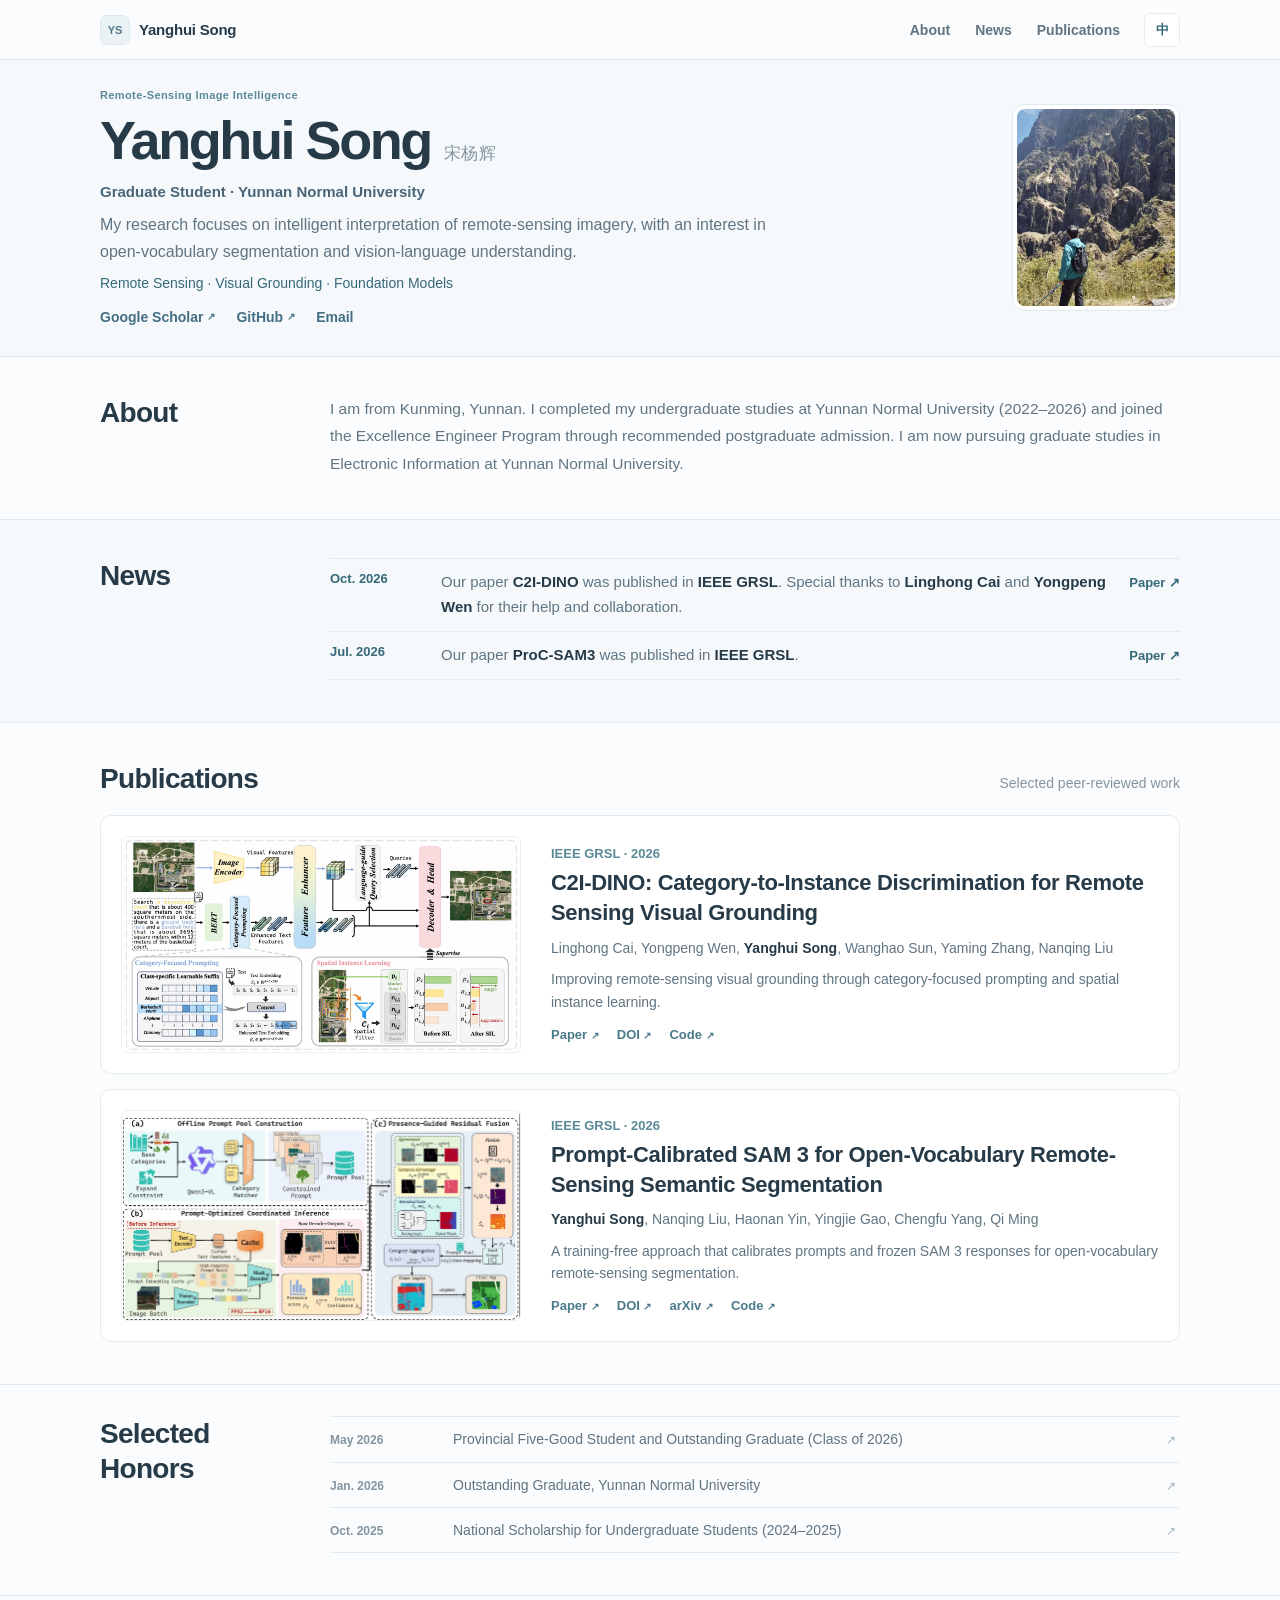
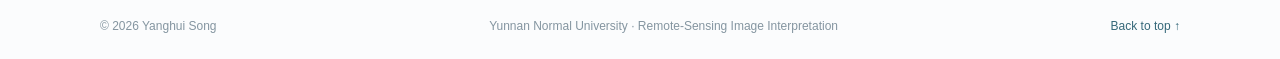
<file: index.html>
<!doctype html>
<html lang="en" data-lang="en">
<head>
  <meta charset="utf-8">
  <meta name="viewport" content="width=device-width, initial-scale=1">
  <meta name="author" content="Yanghui Song">
  <meta name="description" content="Yanghui Song — research in intelligent interpretation of remote-sensing imagery, visual grounding and open-vocabulary segmentation.">
  <meta name="theme-color" content="#fbfcfd">
  <meta property="og:type" content="website">
  <meta property="og:title" content="Yanghui Song | Academic Homepage">
  <meta property="og:description" content="Remote-sensing image interpretation, visual grounding and foundation models.">
  <meta property="og:image" content="https://yanghuisong.github.io/assets/og-cover.svg">
  <meta property="og:url" content="https://yanghuisong.github.io/">
  <meta name="twitter:card" content="summary_large_image">
  <link rel="canonical" href="https://yanghuisong.github.io/">
  <link rel="icon" type="image/svg+xml" href="assets/favicon.svg">
  <link rel="preload" as="image" type="image/webp" href="assets/profile-photo-small.webp">
  <link rel="stylesheet" href="assets/styles.css">
  <title>Yanghui Song | Academic Homepage</title>
  <script type="application/ld+json">
  {
    "@context": "https://schema.org",
    "@type": "Person",
    "name": "Yanghui Song",
    "alternateName": "宋杨辉",
    "url": "https://yanghuisong.github.io/",
    "email": "mailto:yanghuisong55@gmail.com",
    "affiliation": {"@type":"CollegeOrUniversity","name":"Yunnan Normal University"},
    "sameAs": ["https://github.com/YanghuiSong", "https://scholar.google.com/citations?user=zi6ZBp8AAAAJ"],
    "knowsAbout": ["Remote sensing image interpretation", "Remote sensing visual grounding", "Open-vocabulary semantic segmentation", "Geospatial foundation models"]
  }
  </script>
  <script>
    (() => {
      try {
        document.documentElement.dataset.lang = localStorage.getItem('site-language') === 'zh' ? 'zh' : 'en';
        document.documentElement.lang = document.documentElement.dataset.lang === 'zh' ? 'zh-CN' : 'en';
      } catch (_) { document.documentElement.dataset.lang = 'en'; }
    })();
  </script>
</head>
<body>
  <a class="skip-link" href="#main" data-i18n="ui.skip">Skip to main content</a>
  <header class="site-header" id="top">
    <div class="container header-inner">
      <a class="brand" href="#top" aria-label="Yanghui Song homepage"><span class="brand-symbol">YS</span><span class="brand-name">Yanghui Song</span></a>
      <nav class="primary-nav" aria-label="Primary navigation">
        <a href="#about" data-i18n="ui.nav.about">About</a>
        <a href="#news" data-i18n="ui.nav.news">News</a>
        <a href="#publications" data-i18n="ui.nav.publications">Publications</a>
      </nav>
      <button type="button" class="language-toggle" aria-label="Switch to Chinese" title="中文 / English"><span class="language-code">中</span></button>
    </div>
  </header>
  <main id="main">
    <section class="hero" aria-labelledby="hero-name">
      <div class="container hero-inner">
        <div class="intro">
          <p class="eyebrow" data-i18n="hero.eyebrow">Remote-Sensing Image Intelligence</p>
          <h1 id="hero-name">Yanghui Song <span>宋杨辉</span></h1>
          <p class="role" data-i18n="hero.role">Graduate Student · Yunnan Normal University</p>
          <p class="summary" data-i18n="hero.summary"></p>
          <p class="research-focus" data-i18n="hero.focus"></p>
          <div class="social-links">
            <a data-profile="scholar" target="_blank" rel="noopener noreferrer">Google Scholar <span aria-hidden="true">↗</span></a>
            <a data-profile="github" target="_blank" rel="noopener noreferrer">GitHub <span aria-hidden="true">↗</span></a>
            <a data-profile="email" data-i18n="ui.email">Email</a>
          </div>
        </div>
        <figure class="portrait">
          <picture>
            <source media="(max-width: 680px)" srcset="assets/profile-photo-small.webp" type="image/webp">
            <img src="assets/profile-photo.webp" width="1120" height="1400" alt="Portrait of Yanghui Song" fetchpriority="high">
          </picture>
        </figure>
      </div>
    </section>

    <section class="section" id="about" aria-labelledby="about-title">
      <div class="container compact-section">
        <h2 id="about-title" data-i18n="about.title">About</h2>
        <div class="about-content">
          <p data-i18n="about.bio"></p>
        </div>
      </div>
    </section>

    <section class="section news-section" id="news" aria-labelledby="news-title">
      <div class="container compact-section">
        <h2 id="news-title" data-i18n="news.title">News</h2>
        <div class="news-list" id="news-list"></div>
      </div>
    </section>

    <section class="section publication-section" id="publications" aria-labelledby="publications-title">
      <div class="container">
        <div class="section-heading">
          <h2 id="publications-title" data-i18n="publications.title">Publications</h2>
          <p data-i18n="publications.subtitle">Selected peer-reviewed publications</p>
        </div>
        <div class="publication-list" id="publication-list"></div>
      </div>
    </section>

    <section class="section honors-section" id="honors" aria-labelledby="honors-title">
      <div class="container compact-section">
        <h2 id="honors-title" data-i18n="honors.title">Honors</h2>
        <div class="honor-list" id="honor-list"></div>
      </div>
    </section>
  </main>
  <footer class="site-footer">
    <div class="container footer-inner">
      <span>© <span id="year"></span> Yanghui Song</span>
      <span data-i18n="footer.note">Yunnan Normal University · Remote-Sensing Image Interpretation</span>
      <a href="#top" data-i18n="ui.back">Back to top ↑</a>
    </div>
  </footer>
  <script src="assets/site-data.js"></script>
  <script src="assets/app.js"></script>
</body>
</html>
</file>
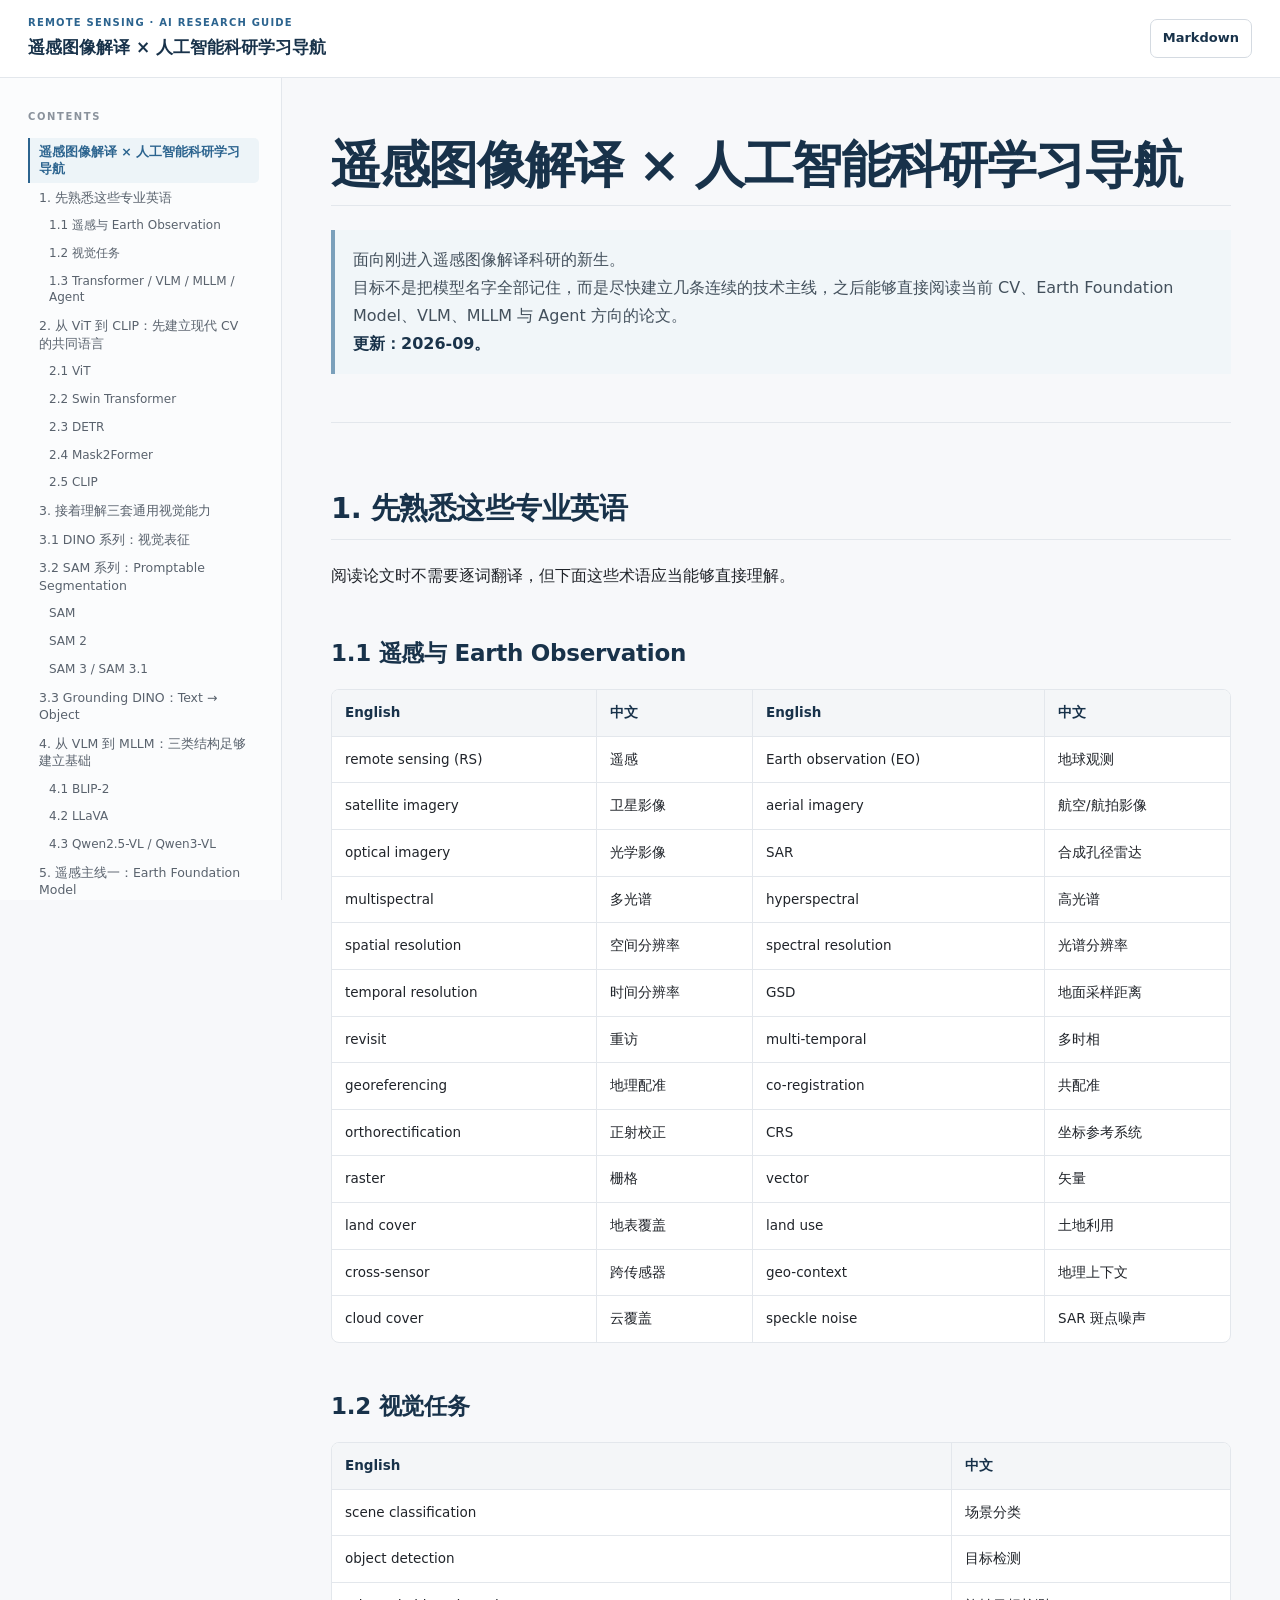
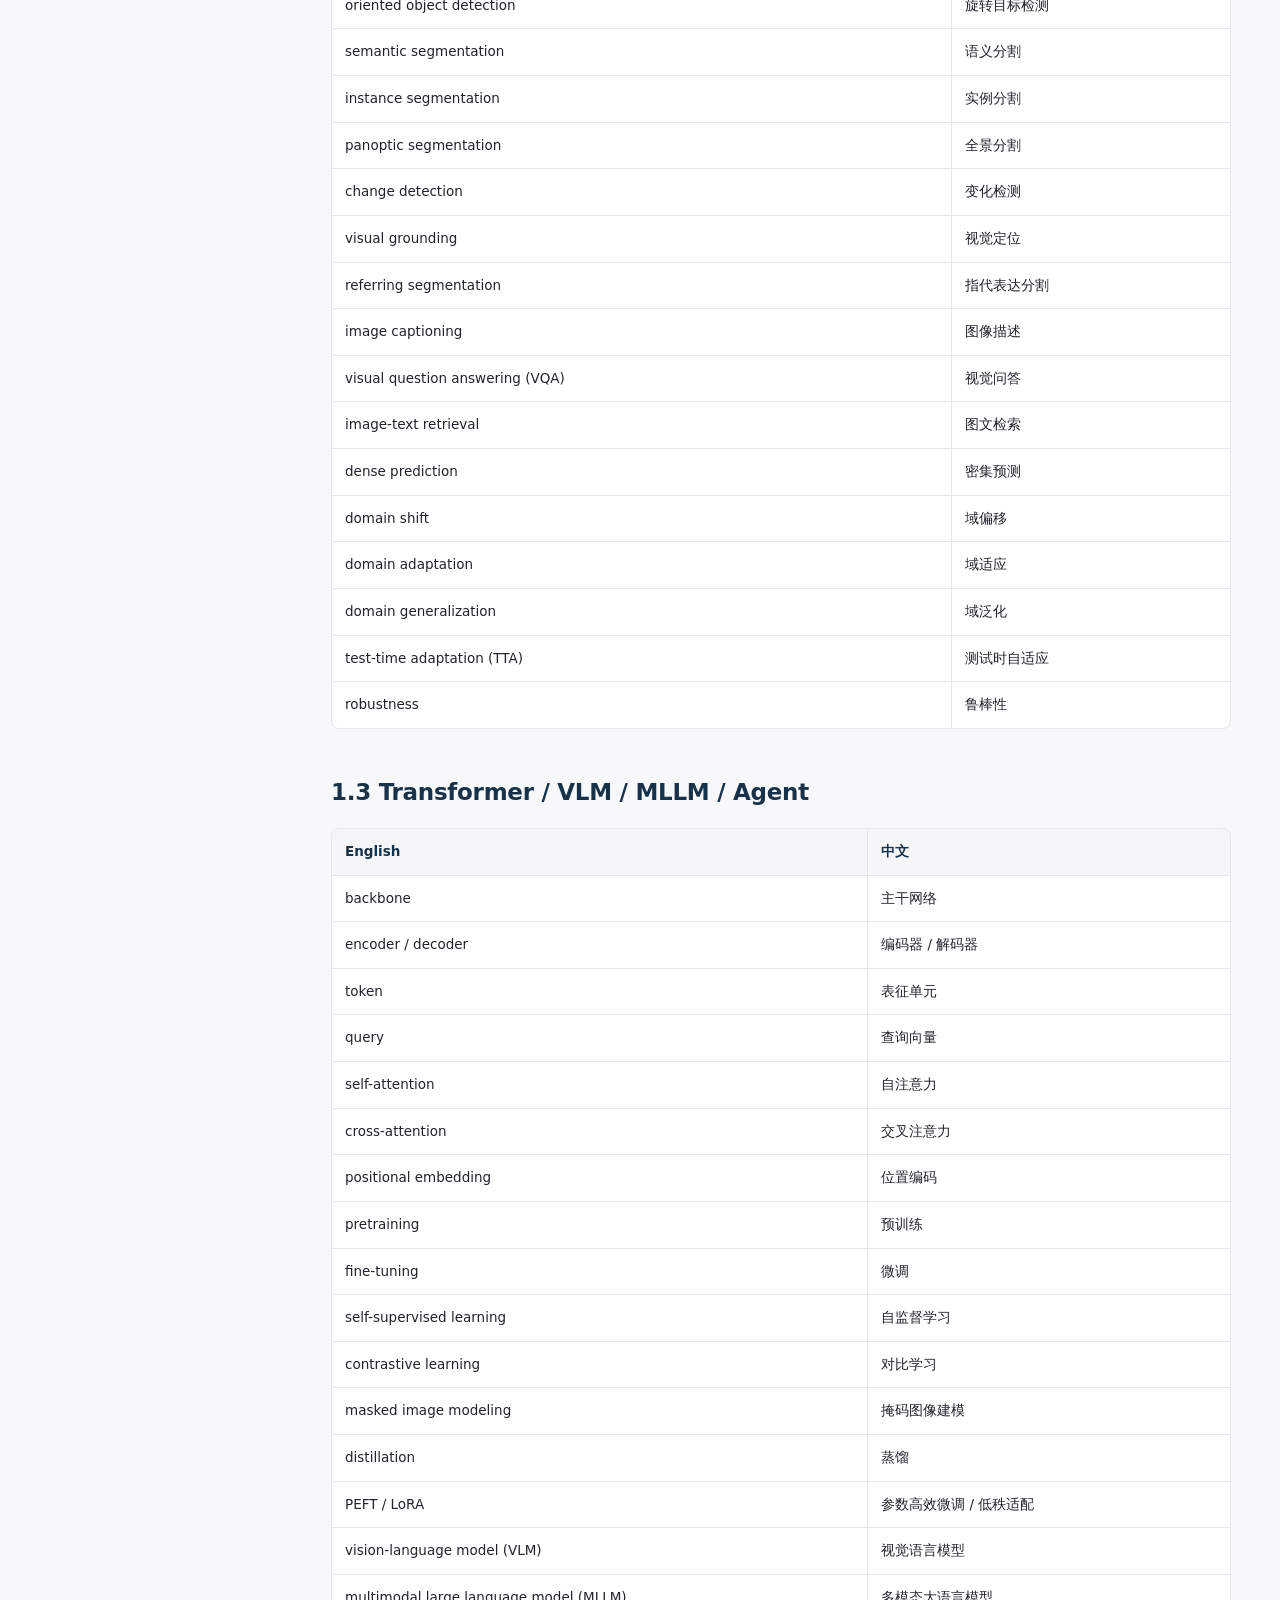
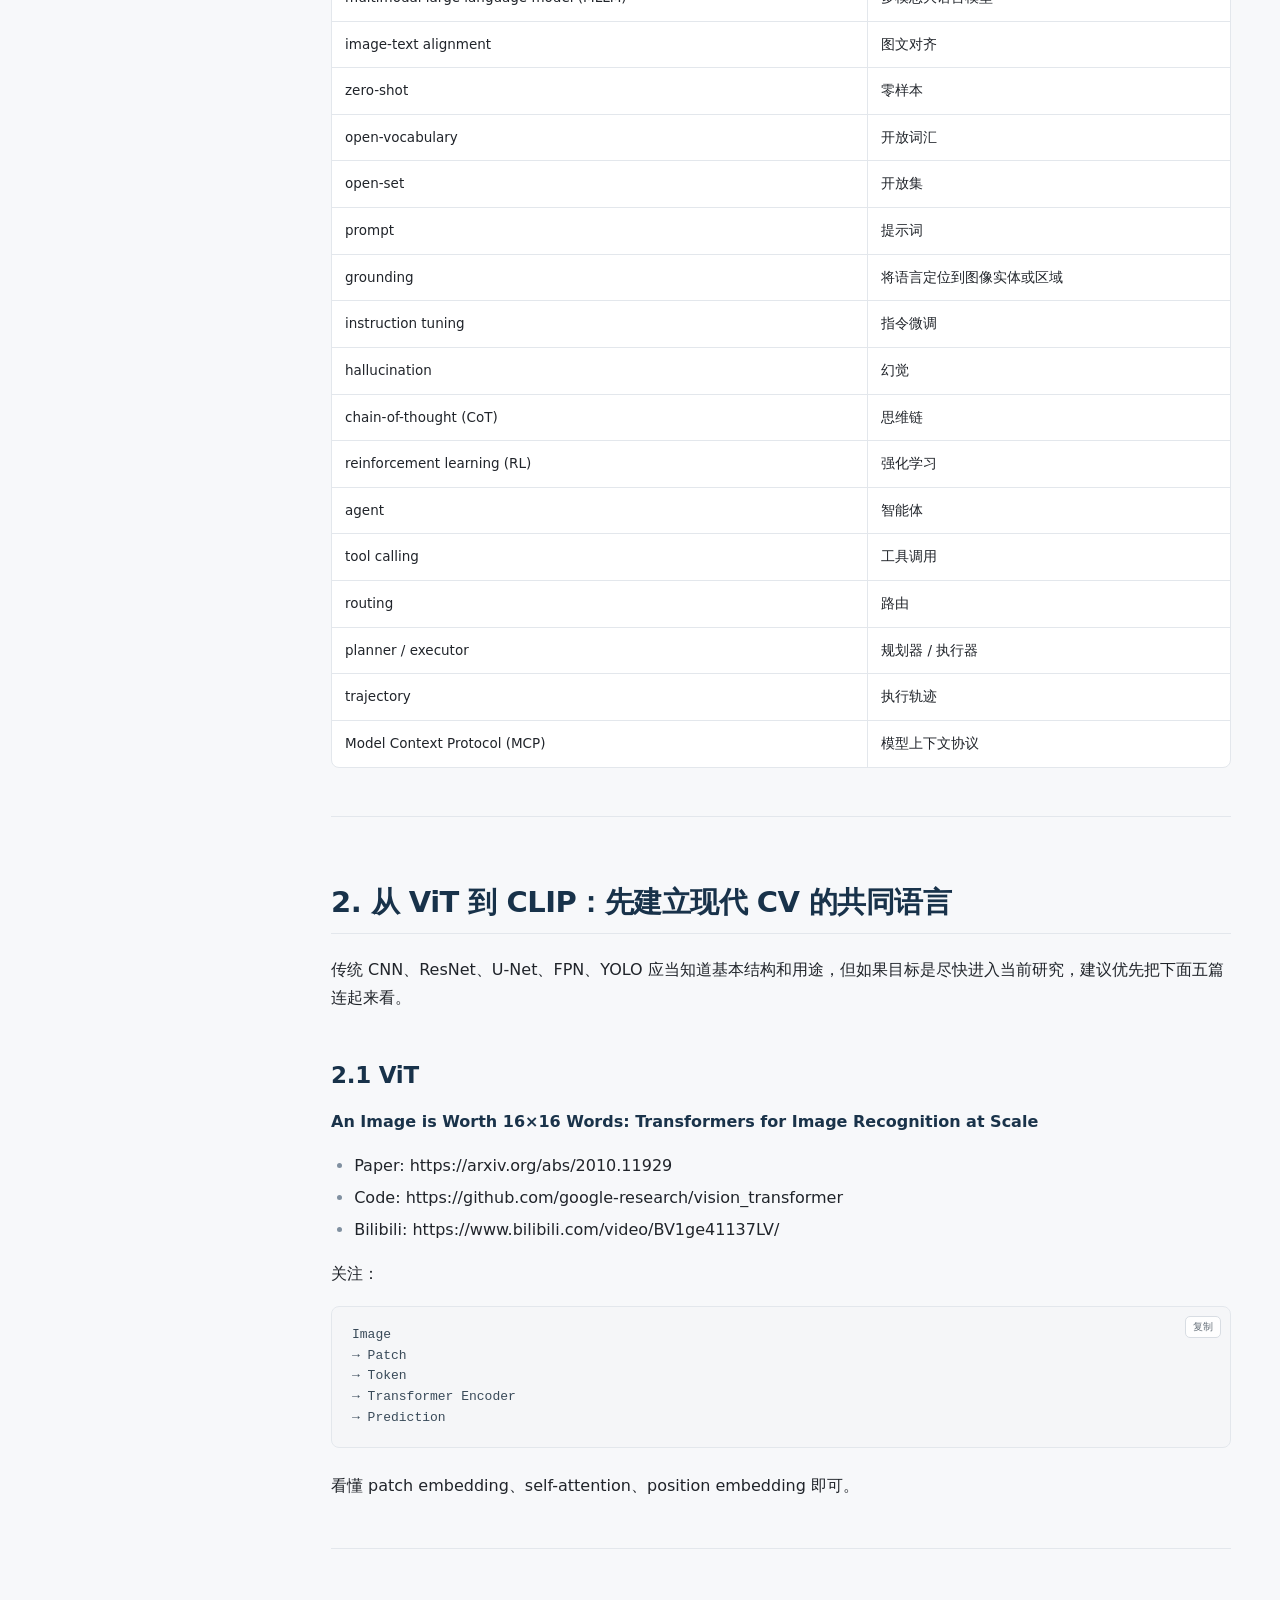
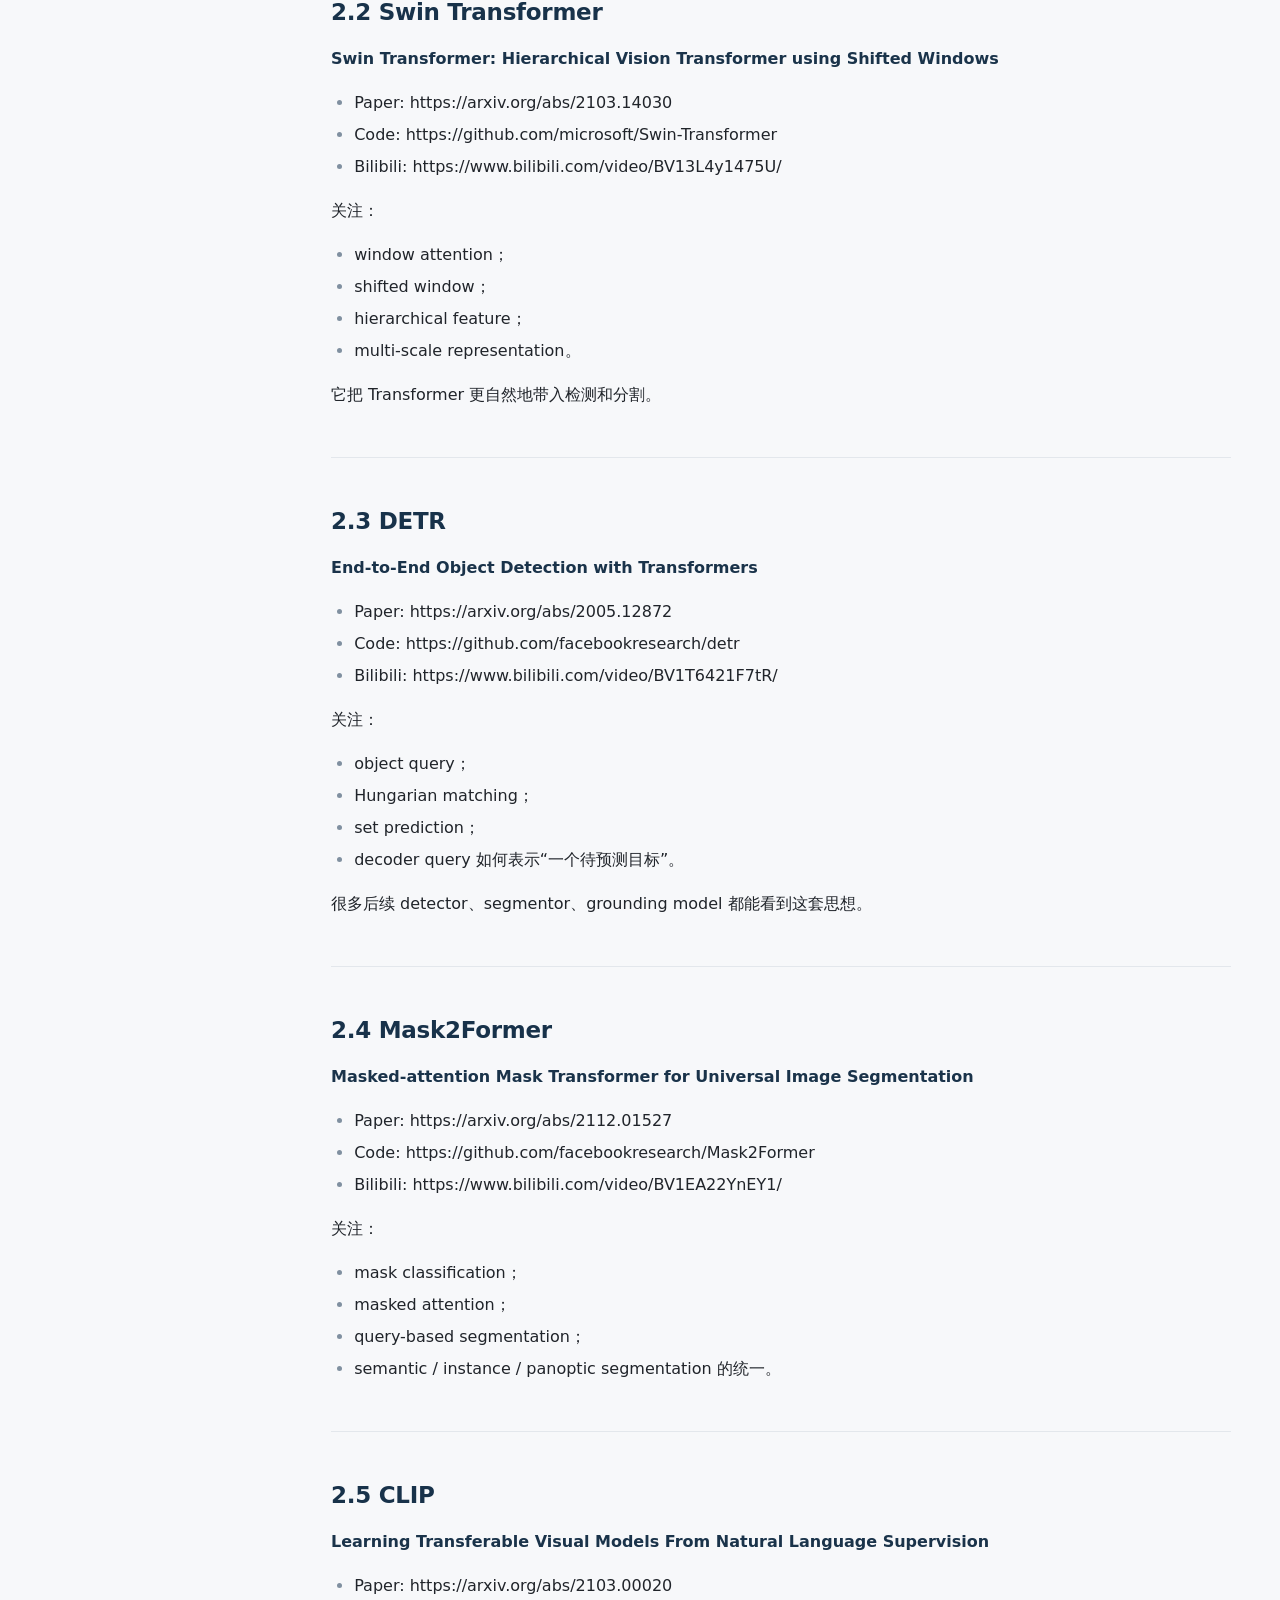
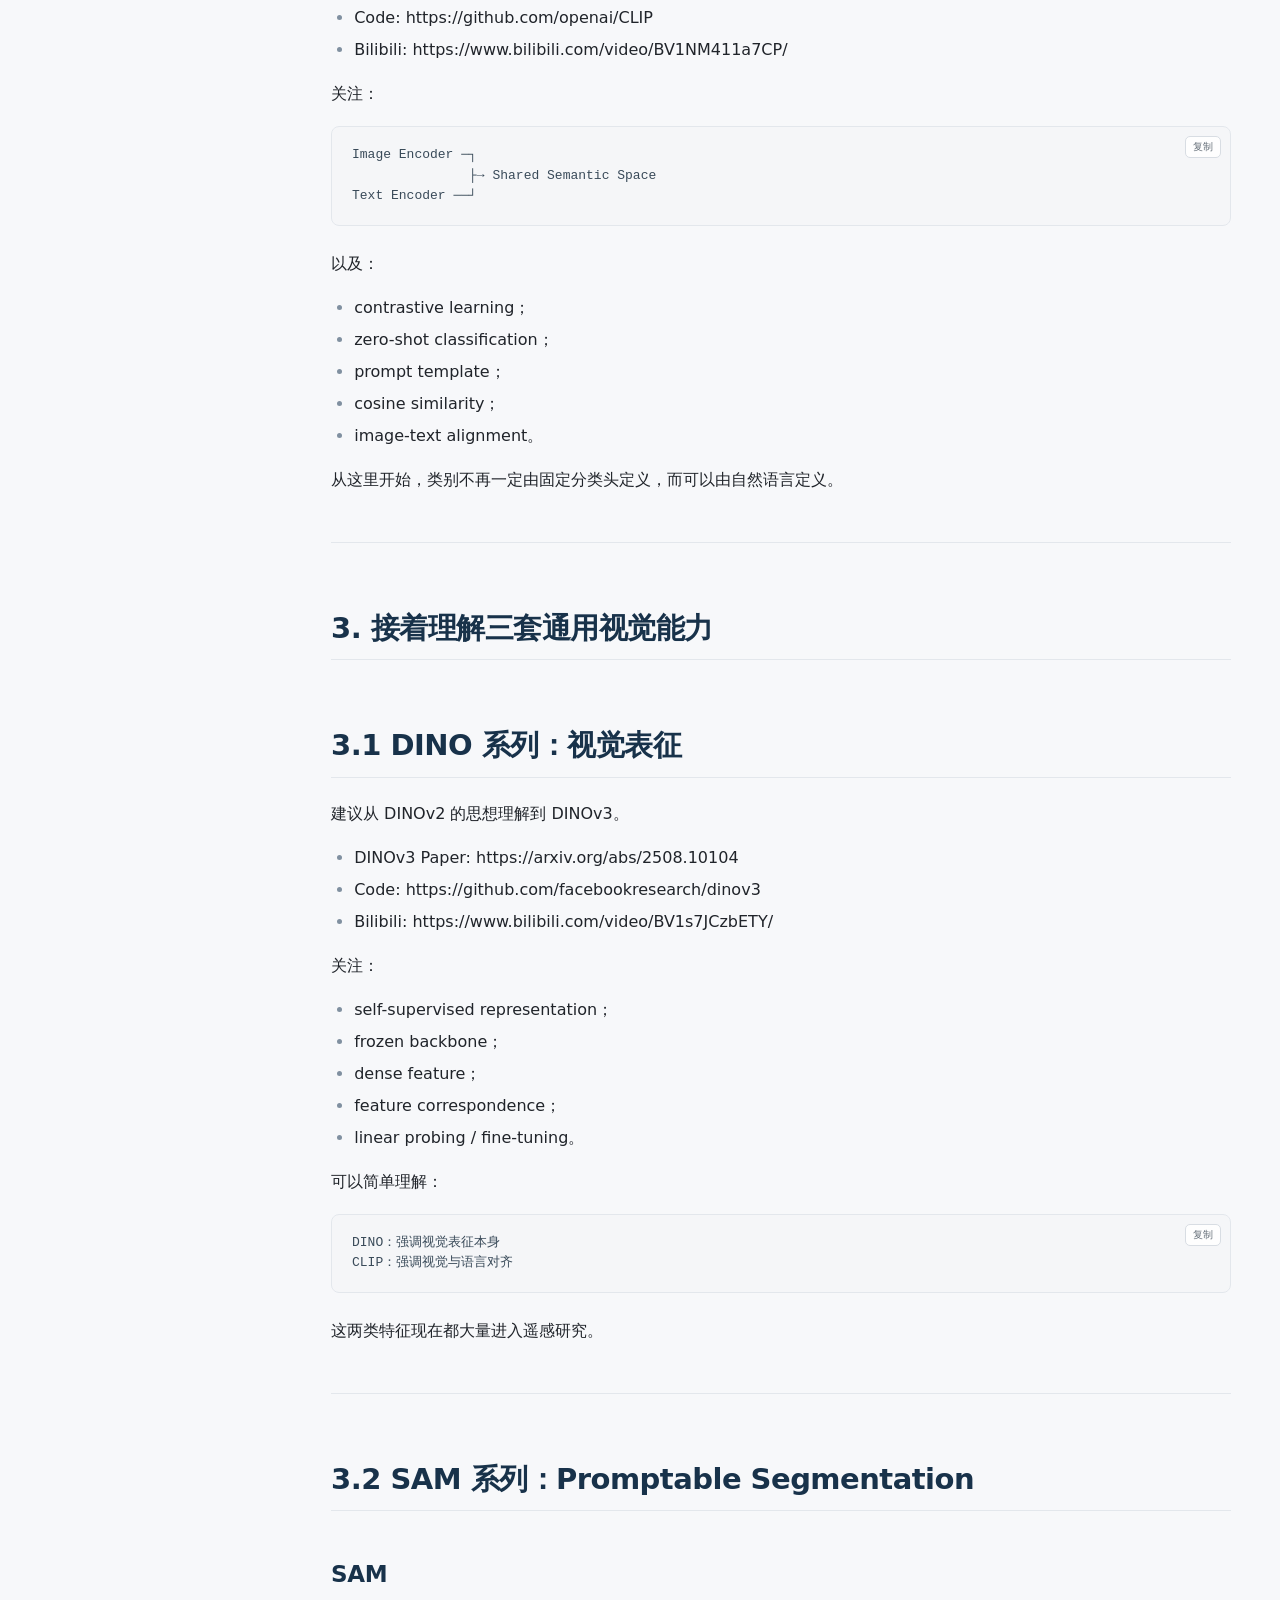
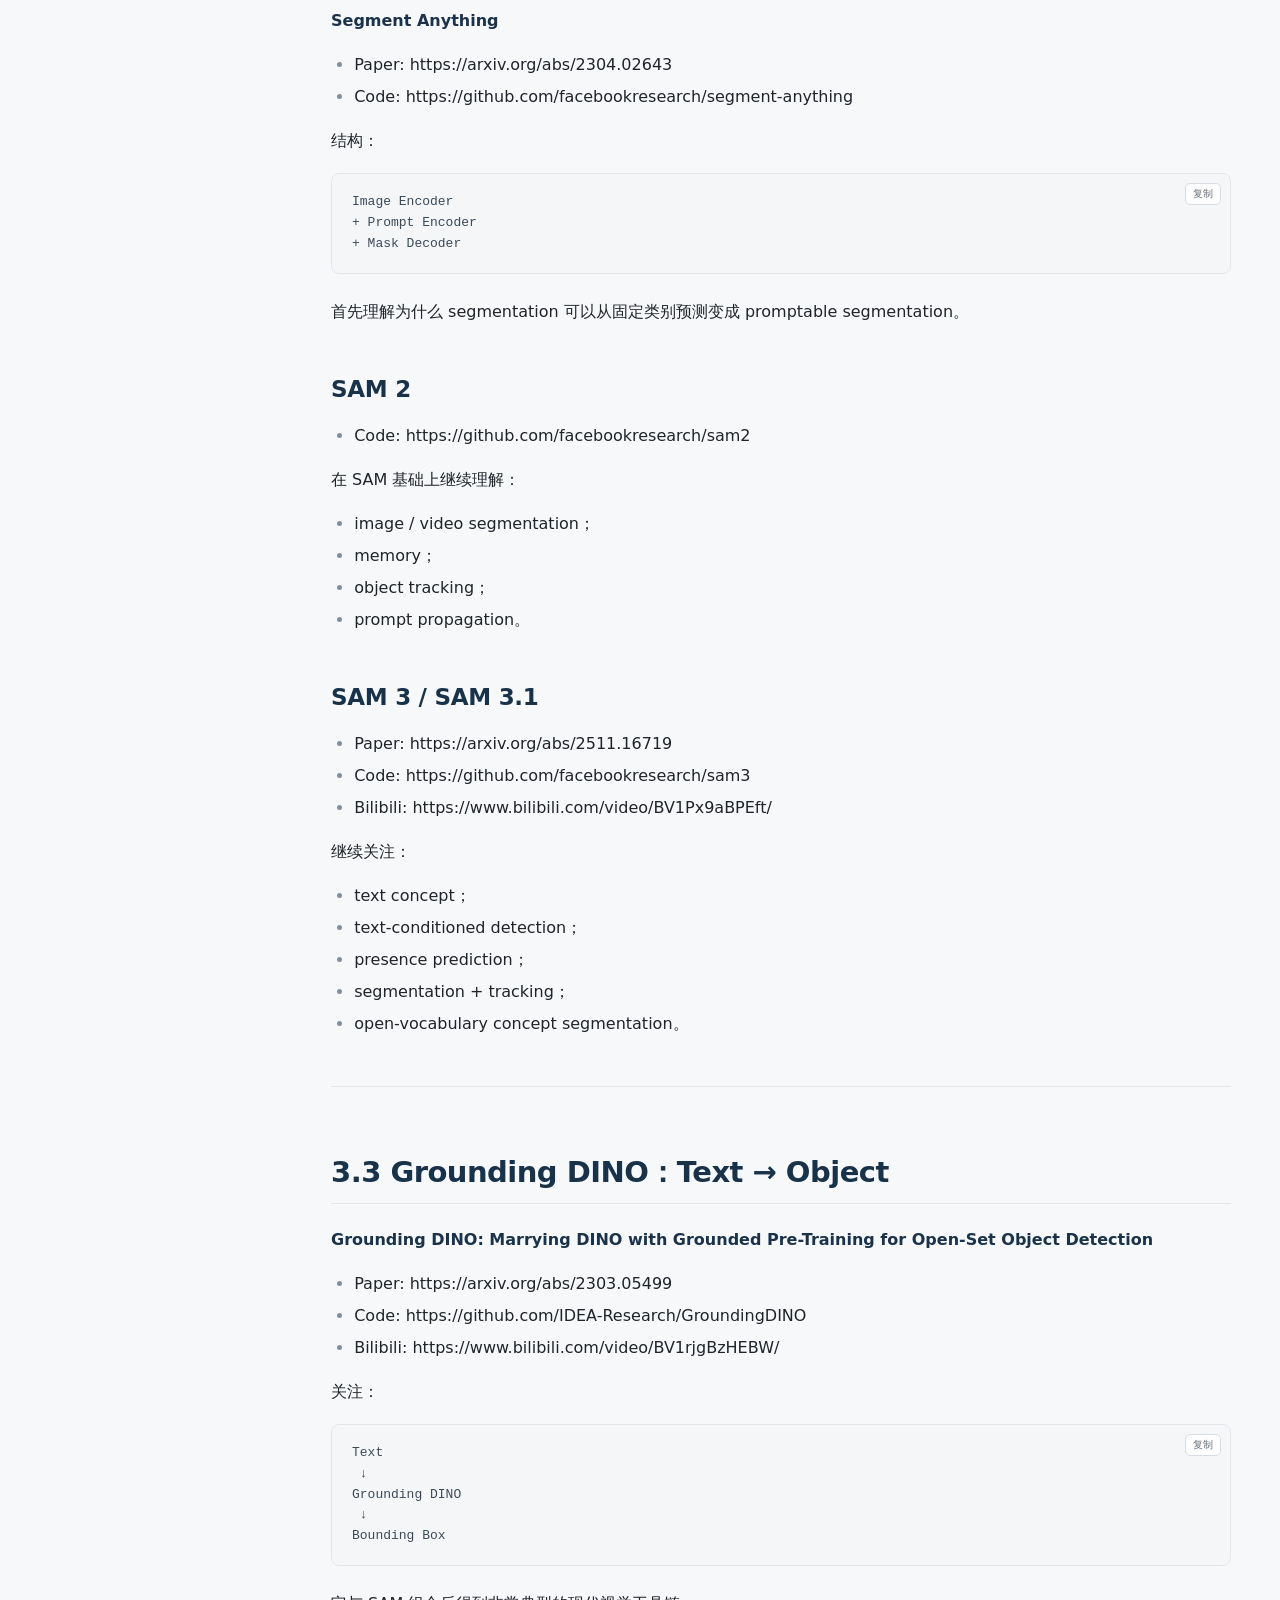
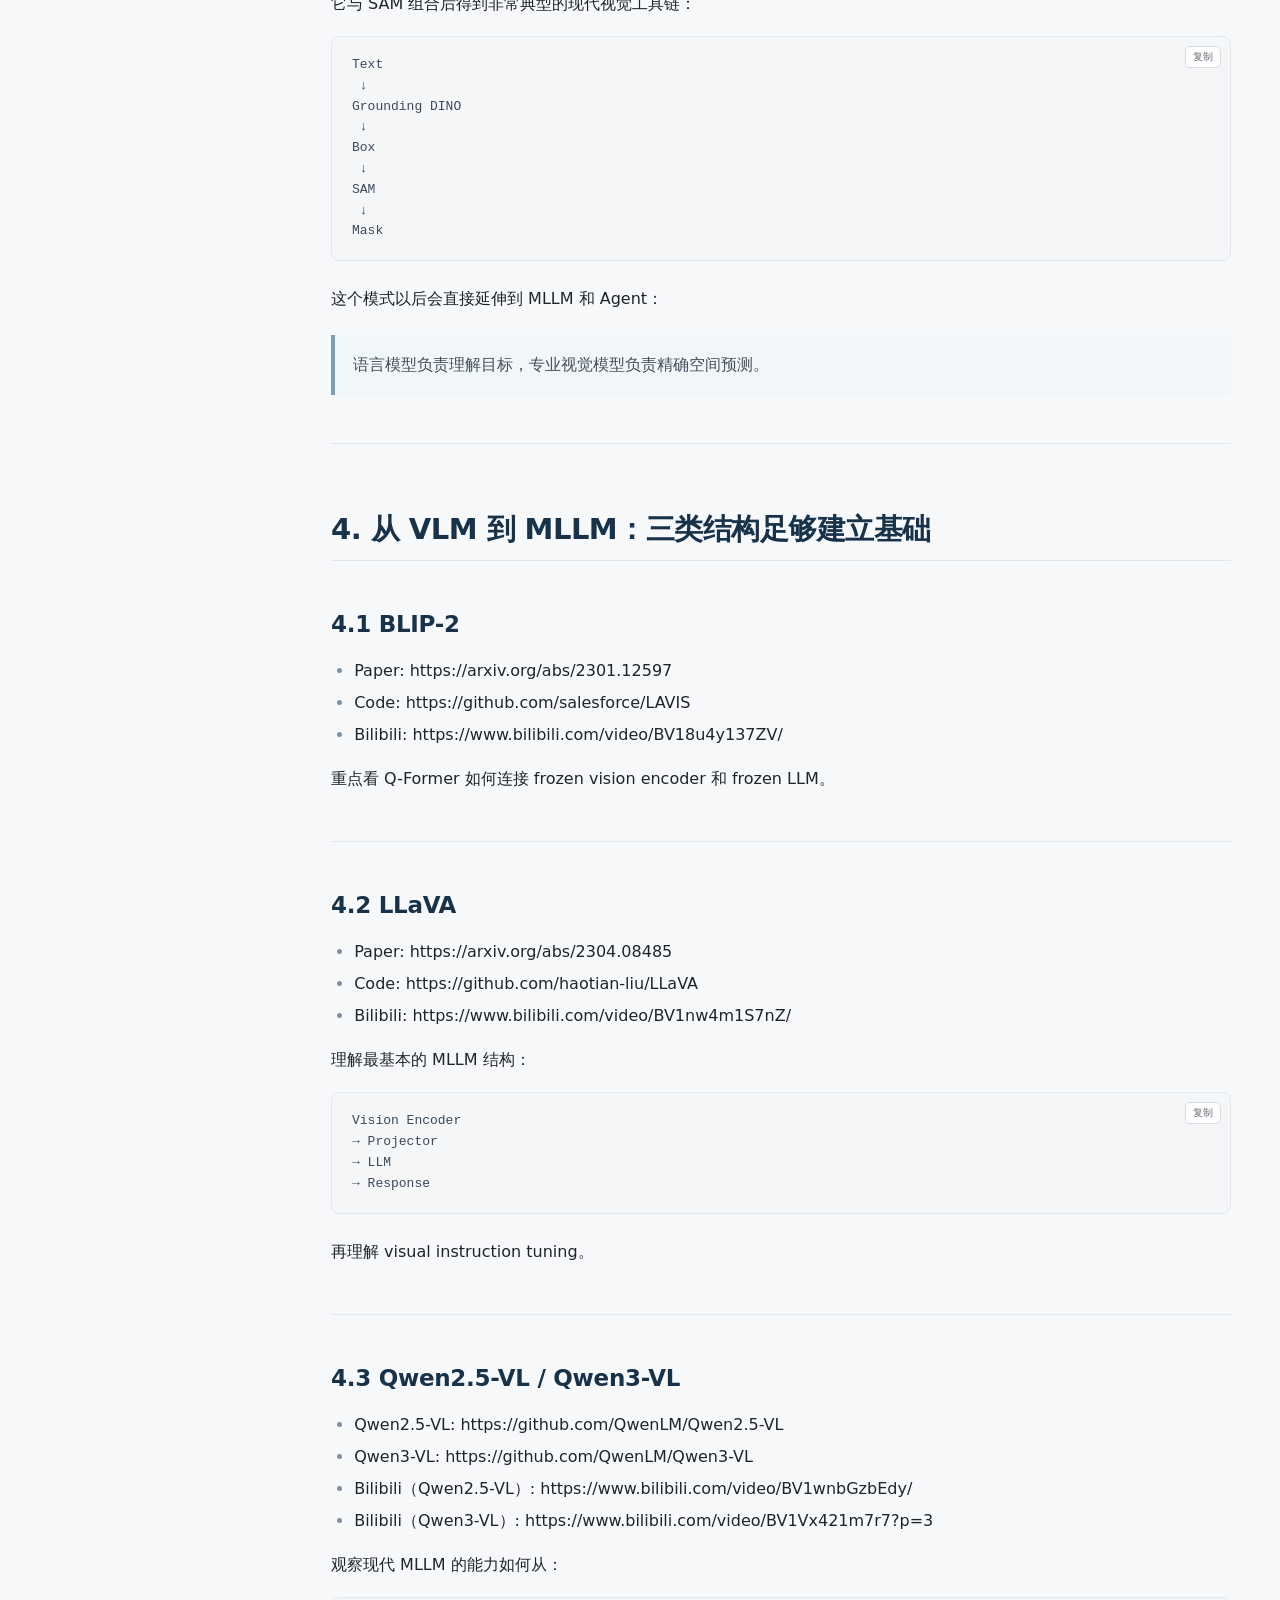
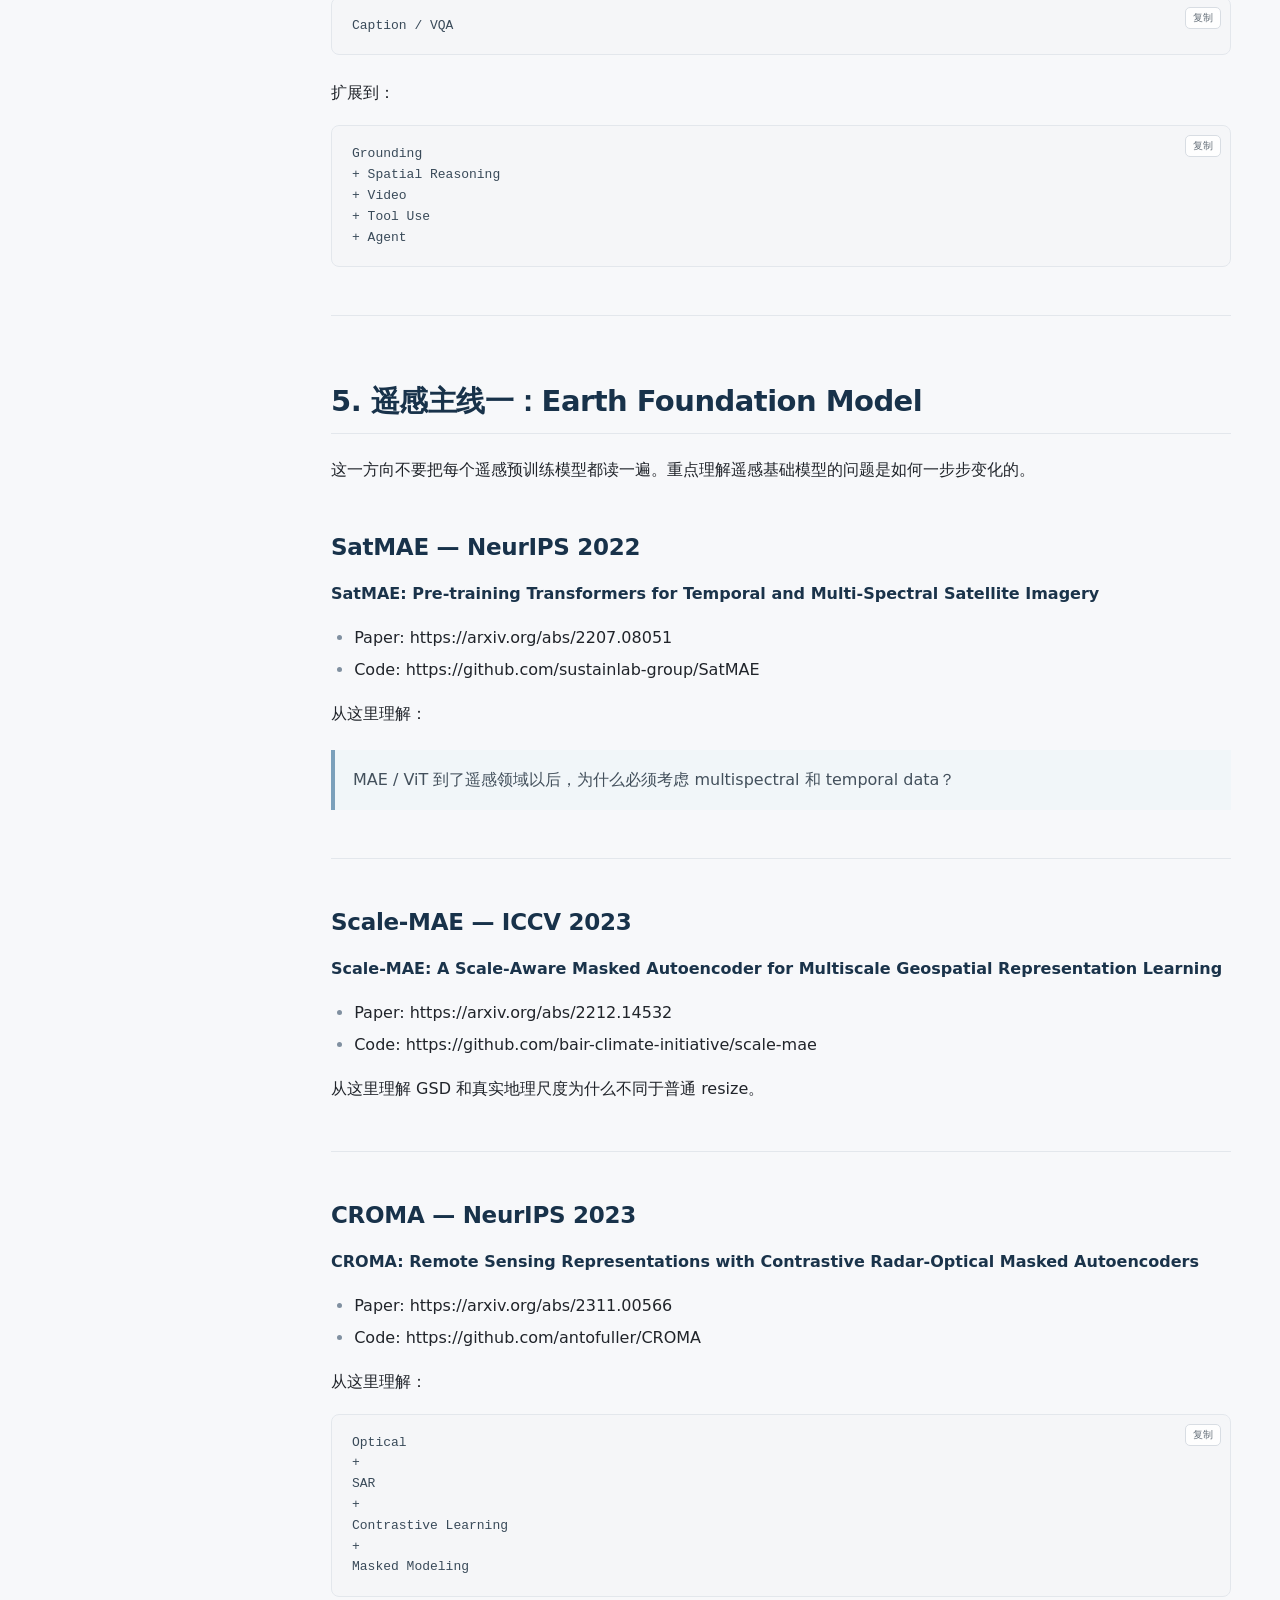
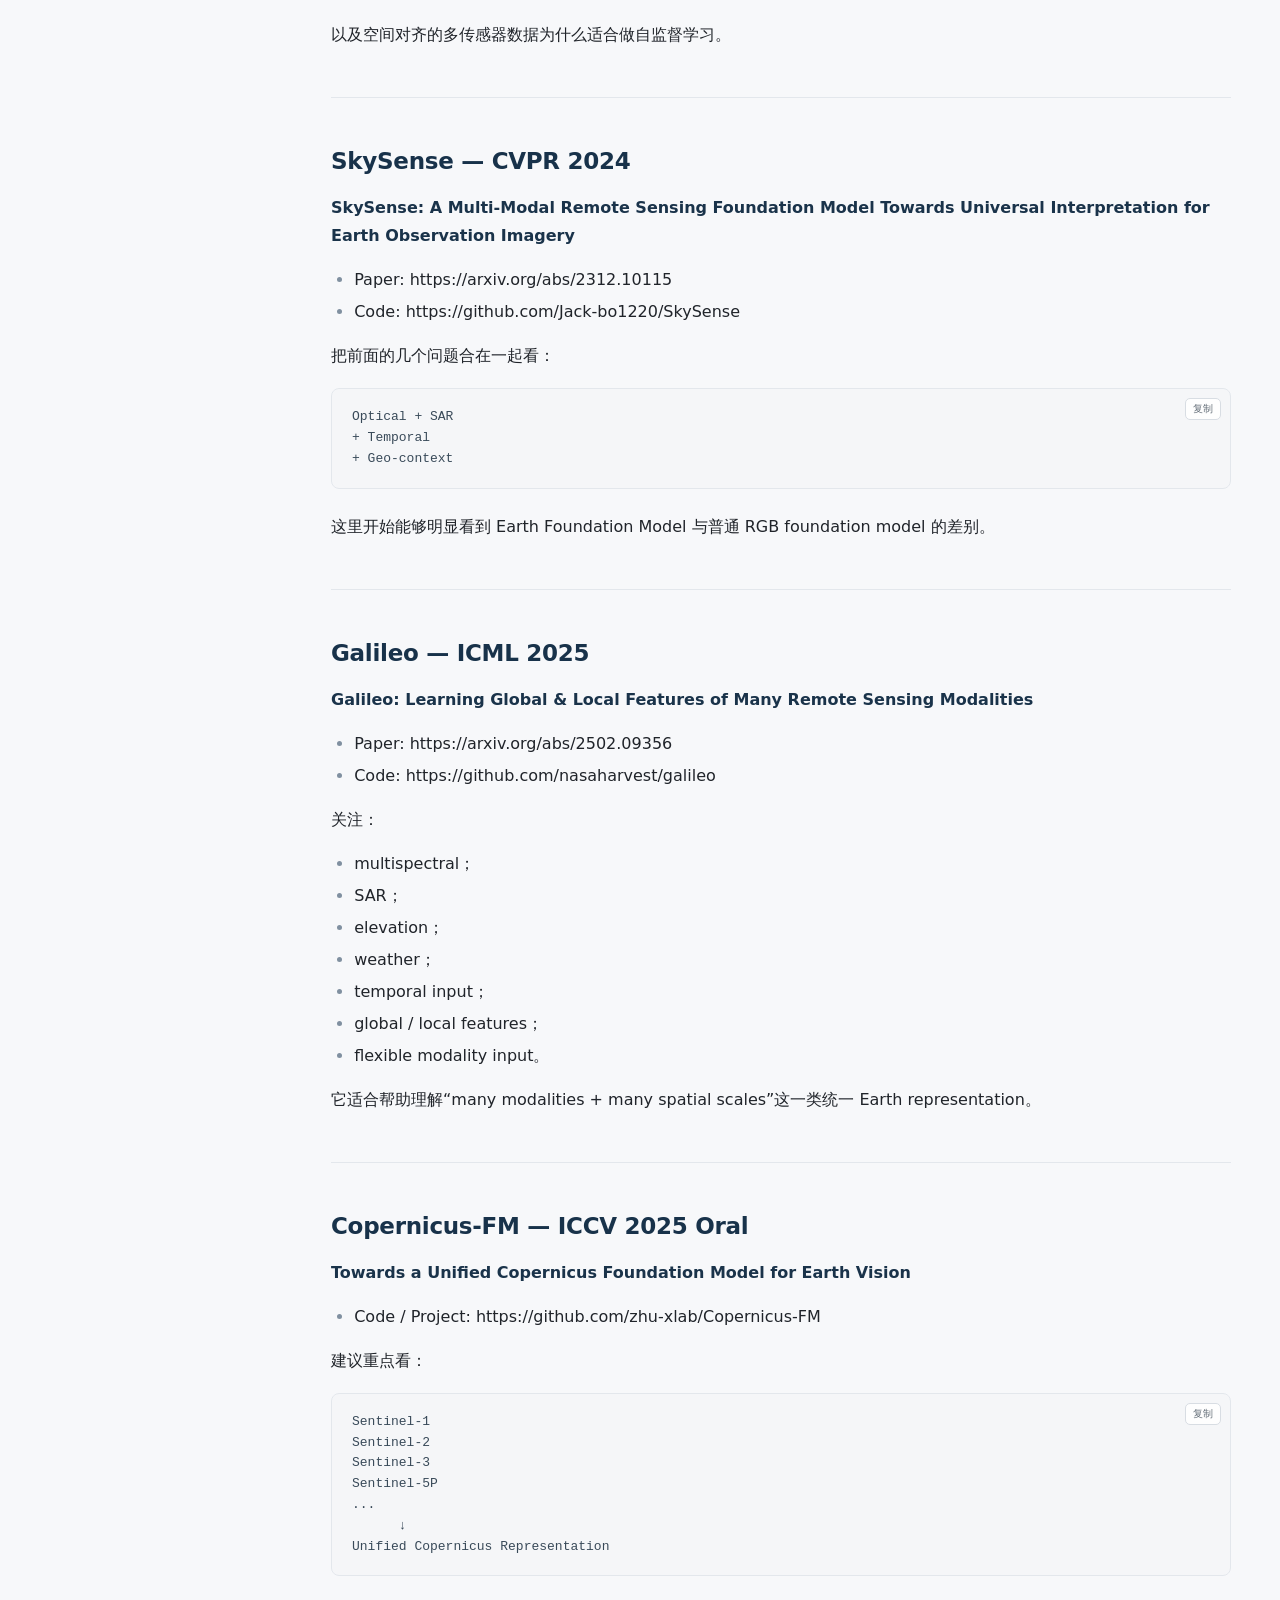
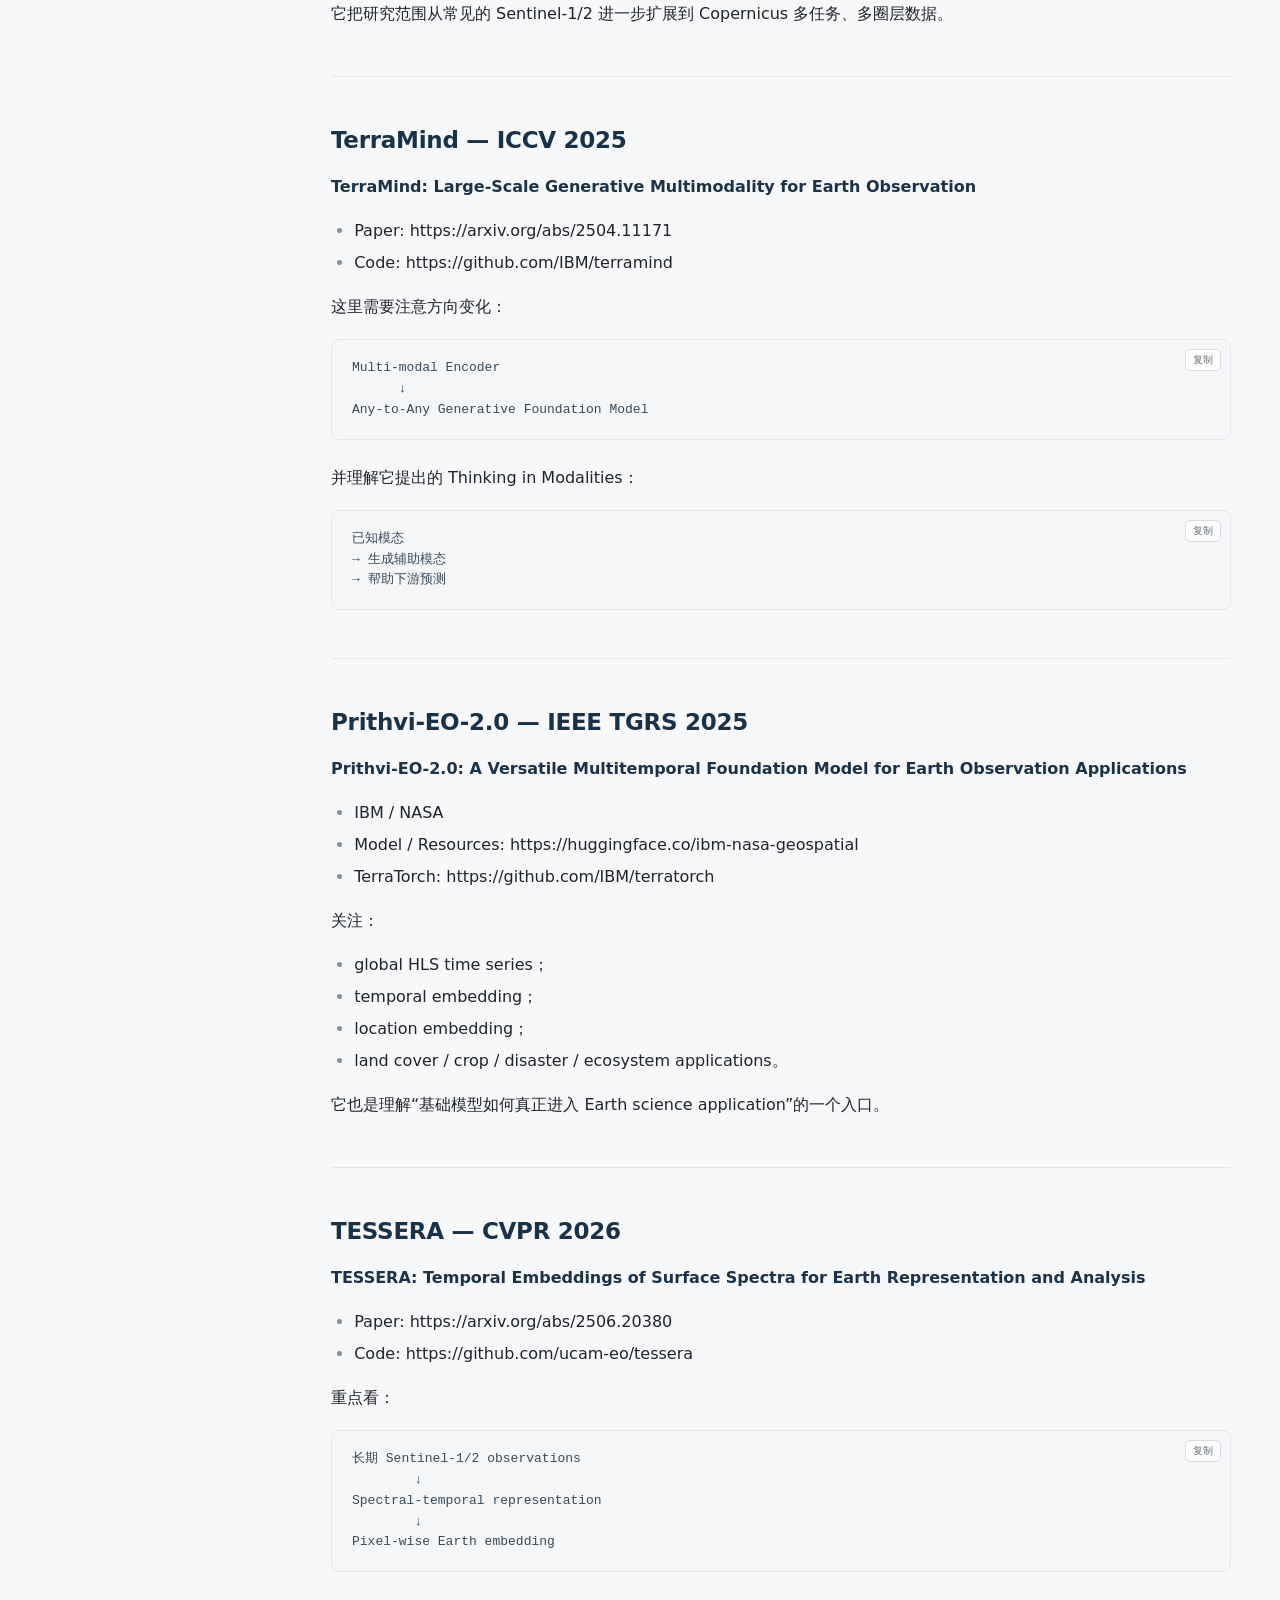
<file: rs-ai-guide/index.html>
<!doctype html>
<html lang="zh-CN">
<head>
  <meta charset="utf-8">
  <meta name="viewport" content="width=device-width, initial-scale=1">
  <meta name="robots" content="noindex, nofollow, noarchive">
  <meta name="googlebot" content="noindex, nofollow, noarchive">
  <meta name="description" content="遥感图像解译与人工智能科研学习导航：现代计算机视觉、Earth Foundation Model、VLM、MLLM、开放词汇与 Agentic EO。">
  <title>遥感图像解译 × AI 科研学习导航</title>
  <link rel="stylesheet" href="./assets/guide.css">
</head>
<body>
  <a class="skip-link" href="#article">跳到正文</a>
  <header class="topbar">
    <div class="topbar-inner">
      <button class="menu-button" id="menuButton" aria-label="打开目录" aria-expanded="false"><span></span><span></span><span></span></button>
      <div class="brand">
        <div class="brand-kicker">REMOTE SENSING · AI RESEARCH GUIDE</div>
        <div class="brand-title">遥感图像解译 × 人工智能科研学习导航</div>
      </div>
      <a class="source-link" href="./guide.md" target="_blank" rel="noopener noreferrer">Markdown</a>
    </div>
  </header>

  <div class="layout">
    <aside class="sidebar" id="sidebar" aria-label="文章目录">
      <div class="sidebar-inner">
        <div class="sidebar-heading">CONTENTS</div>
        <nav id="toc"></nav>
        <div class="sidebar-note"><strong>2026 Edition</strong><span>Research reading guide</span></div>
      </div>
    </aside>

    <main class="main">
      <article class="article" id="article"><h1>遥感图像解译 × 人工智能科研学习导航</h1>
<blockquote>
<p>面向刚进入遥感图像解译科研的新生。<br />
目标不是把模型名字全部记住，而是尽快建立几条连续的技术主线，之后能够直接阅读当前 CV、Earth Foundation Model、VLM、MLLM 与 Agent 方向的论文。<br />
<strong>更新：2026-09。</strong></p>
</blockquote>
<hr />
<h1>1. 先熟悉这些专业英语</h1>
<p>阅读论文时不需要逐词翻译，但下面这些术语应当能够直接理解。</p>
<h2>1.1 遥感与 Earth Observation</h2>
<table>
<thead>
<tr>
  <th>English</th>
  <th>中文</th>
  <th>English</th>
  <th>中文</th>
</tr>
</thead>
<tbody>
<tr>
  <td>remote sensing (RS)</td>
  <td>遥感</td>
  <td>Earth observation (EO)</td>
  <td>地球观测</td>
</tr>
<tr>
  <td>satellite imagery</td>
  <td>卫星影像</td>
  <td>aerial imagery</td>
  <td>航空/航拍影像</td>
</tr>
<tr>
  <td>optical imagery</td>
  <td>光学影像</td>
  <td>SAR</td>
  <td>合成孔径雷达</td>
</tr>
<tr>
  <td>multispectral</td>
  <td>多光谱</td>
  <td>hyperspectral</td>
  <td>高光谱</td>
</tr>
<tr>
  <td>spatial resolution</td>
  <td>空间分辨率</td>
  <td>spectral resolution</td>
  <td>光谱分辨率</td>
</tr>
<tr>
  <td>temporal resolution</td>
  <td>时间分辨率</td>
  <td>GSD</td>
  <td>地面采样距离</td>
</tr>
<tr>
  <td>revisit</td>
  <td>重访</td>
  <td>multi-temporal</td>
  <td>多时相</td>
</tr>
<tr>
  <td>georeferencing</td>
  <td>地理配准</td>
  <td>co-registration</td>
  <td>共配准</td>
</tr>
<tr>
  <td>orthorectification</td>
  <td>正射校正</td>
  <td>CRS</td>
  <td>坐标参考系统</td>
</tr>
<tr>
  <td>raster</td>
  <td>栅格</td>
  <td>vector</td>
  <td>矢量</td>
</tr>
<tr>
  <td>land cover</td>
  <td>地表覆盖</td>
  <td>land use</td>
  <td>土地利用</td>
</tr>
<tr>
  <td>cross-sensor</td>
  <td>跨传感器</td>
  <td>geo-context</td>
  <td>地理上下文</td>
</tr>
<tr>
  <td>cloud cover</td>
  <td>云覆盖</td>
  <td>speckle noise</td>
  <td>SAR 斑点噪声</td>
</tr>
</tbody>
</table>
<h2>1.2 视觉任务</h2>
<table>
<thead>
<tr>
  <th>English</th>
  <th>中文</th>
</tr>
</thead>
<tbody>
<tr>
  <td>scene classification</td>
  <td>场景分类</td>
</tr>
<tr>
  <td>object detection</td>
  <td>目标检测</td>
</tr>
<tr>
  <td>oriented object detection</td>
  <td>旋转目标检测</td>
</tr>
<tr>
  <td>semantic segmentation</td>
  <td>语义分割</td>
</tr>
<tr>
  <td>instance segmentation</td>
  <td>实例分割</td>
</tr>
<tr>
  <td>panoptic segmentation</td>
  <td>全景分割</td>
</tr>
<tr>
  <td>change detection</td>
  <td>变化检测</td>
</tr>
<tr>
  <td>visual grounding</td>
  <td>视觉定位</td>
</tr>
<tr>
  <td>referring segmentation</td>
  <td>指代表达分割</td>
</tr>
<tr>
  <td>image captioning</td>
  <td>图像描述</td>
</tr>
<tr>
  <td>visual question answering (VQA)</td>
  <td>视觉问答</td>
</tr>
<tr>
  <td>image-text retrieval</td>
  <td>图文检索</td>
</tr>
<tr>
  <td>dense prediction</td>
  <td>密集预测</td>
</tr>
<tr>
  <td>domain shift</td>
  <td>域偏移</td>
</tr>
<tr>
  <td>domain adaptation</td>
  <td>域适应</td>
</tr>
<tr>
  <td>domain generalization</td>
  <td>域泛化</td>
</tr>
<tr>
  <td>test-time adaptation (TTA)</td>
  <td>测试时自适应</td>
</tr>
<tr>
  <td>robustness</td>
  <td>鲁棒性</td>
</tr>
</tbody>
</table>
<h2>1.3 Transformer / VLM / MLLM / Agent</h2>
<table>
<thead>
<tr>
  <th>English</th>
  <th>中文</th>
</tr>
</thead>
<tbody>
<tr>
  <td>backbone</td>
  <td>主干网络</td>
</tr>
<tr>
  <td>encoder / decoder</td>
  <td>编码器 / 解码器</td>
</tr>
<tr>
  <td>token</td>
  <td>表征单元</td>
</tr>
<tr>
  <td>query</td>
  <td>查询向量</td>
</tr>
<tr>
  <td>self-attention</td>
  <td>自注意力</td>
</tr>
<tr>
  <td>cross-attention</td>
  <td>交叉注意力</td>
</tr>
<tr>
  <td>positional embedding</td>
  <td>位置编码</td>
</tr>
<tr>
  <td>pretraining</td>
  <td>预训练</td>
</tr>
<tr>
  <td>fine-tuning</td>
  <td>微调</td>
</tr>
<tr>
  <td>self-supervised learning</td>
  <td>自监督学习</td>
</tr>
<tr>
  <td>contrastive learning</td>
  <td>对比学习</td>
</tr>
<tr>
  <td>masked image modeling</td>
  <td>掩码图像建模</td>
</tr>
<tr>
  <td>distillation</td>
  <td>蒸馏</td>
</tr>
<tr>
  <td>PEFT / LoRA</td>
  <td>参数高效微调 / 低秩适配</td>
</tr>
<tr>
  <td>vision-language model (VLM)</td>
  <td>视觉语言模型</td>
</tr>
<tr>
  <td>multimodal large language model (MLLM)</td>
  <td>多模态大语言模型</td>
</tr>
<tr>
  <td>image-text alignment</td>
  <td>图文对齐</td>
</tr>
<tr>
  <td>zero-shot</td>
  <td>零样本</td>
</tr>
<tr>
  <td>open-vocabulary</td>
  <td>开放词汇</td>
</tr>
<tr>
  <td>open-set</td>
  <td>开放集</td>
</tr>
<tr>
  <td>prompt</td>
  <td>提示词</td>
</tr>
<tr>
  <td>grounding</td>
  <td>将语言定位到图像实体或区域</td>
</tr>
<tr>
  <td>instruction tuning</td>
  <td>指令微调</td>
</tr>
<tr>
  <td>hallucination</td>
  <td>幻觉</td>
</tr>
<tr>
  <td>chain-of-thought (CoT)</td>
  <td>思维链</td>
</tr>
<tr>
  <td>reinforcement learning (RL)</td>
  <td>强化学习</td>
</tr>
<tr>
  <td>agent</td>
  <td>智能体</td>
</tr>
<tr>
  <td>tool calling</td>
  <td>工具调用</td>
</tr>
<tr>
  <td>routing</td>
  <td>路由</td>
</tr>
<tr>
  <td>planner / executor</td>
  <td>规划器 / 执行器</td>
</tr>
<tr>
  <td>trajectory</td>
  <td>执行轨迹</td>
</tr>
<tr>
  <td>Model Context Protocol (MCP)</td>
  <td>模型上下文协议</td>
</tr>
</tbody>
</table>
<hr />
<h1>2. 从 ViT 到 CLIP：先建立现代 CV 的共同语言</h1>
<p>传统 CNN、ResNet、U-Net、FPN、YOLO 应当知道基本结构和用途，但如果目标是尽快进入当前研究，建议优先把下面五篇连起来看。</p>
<h2>2.1 ViT</h2>
<p><strong>An Image is Worth 16×16 Words: Transformers for Image Recognition at Scale</strong></p>
<ul>
<li>Paper: https://arxiv.org/abs/2010.11929</li>
<li>Code: https://github.com/google-research/vision_transformer</li>
<li>Bilibili: https://www.bilibili.com/video/BV1ge41137LV/</li>
</ul>
<p>关注：</p>
<pre><code class="language-text">Image
→ Patch
→ Token
→ Transformer Encoder
→ Prediction
</code></pre>
<p>看懂 patch embedding、self-attention、position embedding 即可。</p>
<hr />
<h2>2.2 Swin Transformer</h2>
<p><strong>Swin Transformer: Hierarchical Vision Transformer using Shifted Windows</strong></p>
<ul>
<li>Paper: https://arxiv.org/abs/2103.14030</li>
<li>Code: https://github.com/microsoft/Swin-Transformer</li>
<li>Bilibili: https://www.bilibili.com/video/BV13L4y1475U/</li>
</ul>
<p>关注：</p>
<ul>
<li>window attention；</li>
<li>shifted window；</li>
<li>hierarchical feature；</li>
<li>multi-scale representation。</li>
</ul>
<p>它把 Transformer 更自然地带入检测和分割。</p>
<hr />
<h2>2.3 DETR</h2>
<p><strong>End-to-End Object Detection with Transformers</strong></p>
<ul>
<li>Paper: https://arxiv.org/abs/2005.12872</li>
<li>Code: https://github.com/facebookresearch/detr</li>
<li>Bilibili: https://www.bilibili.com/video/BV1T6421F7tR/</li>
</ul>
<p>关注：</p>
<ul>
<li>object query；</li>
<li>Hungarian matching；</li>
<li>set prediction；</li>
<li>decoder query 如何表示“一个待预测目标”。</li>
</ul>
<p>很多后续 detector、segmentor、grounding model 都能看到这套思想。</p>
<hr />
<h2>2.4 Mask2Former</h2>
<p><strong>Masked-attention Mask Transformer for Universal Image Segmentation</strong></p>
<ul>
<li>Paper: https://arxiv.org/abs/2112.01527</li>
<li>Code: https://github.com/facebookresearch/Mask2Former</li>
<li>Bilibili: https://www.bilibili.com/video/BV1EA22YnEY1/</li>
</ul>
<p>关注：</p>
<ul>
<li>mask classification；</li>
<li>masked attention；</li>
<li>query-based segmentation；</li>
<li>semantic / instance / panoptic segmentation 的统一。</li>
</ul>
<hr />
<h2>2.5 CLIP</h2>
<p><strong>Learning Transferable Visual Models From Natural Language Supervision</strong></p>
<ul>
<li>Paper: https://arxiv.org/abs/2103.00020</li>
<li>Code: https://github.com/openai/CLIP</li>
<li>Bilibili: https://www.bilibili.com/video/BV1NM411a7CP/</li>
</ul>
<p>关注：</p>
<pre><code class="language-text">Image Encoder ─┐
               ├→ Shared Semantic Space
Text Encoder ──┘
</code></pre>
<p>以及：</p>
<ul>
<li>contrastive learning；</li>
<li>zero-shot classification；</li>
<li>prompt template；</li>
<li>cosine similarity；</li>
<li>image-text alignment。</li>
</ul>
<p>从这里开始，类别不再一定由固定分类头定义，而可以由自然语言定义。</p>
<hr />
<h1>3. 接着理解三套通用视觉能力</h1>
<h1>3.1 DINO 系列：视觉表征</h1>
<p>建议从 DINOv2 的思想理解到 DINOv3。</p>
<ul>
<li>DINOv3 Paper: https://arxiv.org/abs/2508.10104</li>
<li>Code: https://github.com/facebookresearch/dinov3</li>
<li>Bilibili: https://www.bilibili.com/video/BV1s7JCzbETY/</li>
</ul>
<p>关注：</p>
<ul>
<li>self-supervised representation；</li>
<li>frozen backbone；</li>
<li>dense feature；</li>
<li>feature correspondence；</li>
<li>linear probing / fine-tuning。</li>
</ul>
<p>可以简单理解：</p>
<pre><code class="language-text">DINO：强调视觉表征本身
CLIP：强调视觉与语言对齐
</code></pre>
<p>这两类特征现在都大量进入遥感研究。</p>
<hr />
<h1>3.2 SAM 系列：Promptable Segmentation</h1>
<h2>SAM</h2>
<p><strong>Segment Anything</strong></p>
<ul>
<li>Paper: https://arxiv.org/abs/2304.02643</li>
<li>Code: https://github.com/facebookresearch/segment-anything</li>
</ul>
<p>结构：</p>
<pre><code class="language-text">Image Encoder
+ Prompt Encoder
+ Mask Decoder
</code></pre>
<p>首先理解为什么 segmentation 可以从固定类别预测变成 promptable segmentation。</p>
<h2>SAM 2</h2>
<ul>
<li>Code: https://github.com/facebookresearch/sam2</li>
</ul>
<p>在 SAM 基础上继续理解：</p>
<ul>
<li>image / video segmentation；</li>
<li>memory；</li>
<li>object tracking；</li>
<li>prompt propagation。</li>
</ul>
<h2>SAM 3 / SAM 3.1</h2>
<ul>
<li>Paper: https://arxiv.org/abs/2511.16719</li>
<li>Code: https://github.com/facebookresearch/sam3</li>
<li>Bilibili: https://www.bilibili.com/video/BV1Px9aBPEft/</li>
</ul>
<p>继续关注：</p>
<ul>
<li>text concept；</li>
<li>text-conditioned detection；</li>
<li>presence prediction；</li>
<li>segmentation + tracking；</li>
<li>open-vocabulary concept segmentation。</li>
</ul>
<hr />
<h1>3.3 Grounding DINO：Text → Object</h1>
<p><strong>Grounding DINO: Marrying DINO with Grounded Pre-Training for Open-Set Object Detection</strong></p>
<ul>
<li>Paper: https://arxiv.org/abs/2303.05499</li>
<li>Code: https://github.com/IDEA-Research/GroundingDINO</li>
<li>Bilibili: https://www.bilibili.com/video/BV1rjgBzHEBW/</li>
</ul>
<p>关注：</p>
<pre><code class="language-text">Text
 ↓
Grounding DINO
 ↓
Bounding Box
</code></pre>
<p>它与 SAM 组合后得到非常典型的现代视觉工具链：</p>
<pre><code class="language-text">Text
 ↓
Grounding DINO
 ↓
Box
 ↓
SAM
 ↓
Mask
</code></pre>
<p>这个模式以后会直接延伸到 MLLM 和 Agent：</p>
<blockquote>
<p>语言模型负责理解目标，专业视觉模型负责精确空间预测。</p>
</blockquote>
<hr />
<h1>4. 从 VLM 到 MLLM：三类结构足够建立基础</h1>
<h2>4.1 BLIP-2</h2>
<ul>
<li>Paper: https://arxiv.org/abs/2301.12597</li>
<li>Code: https://github.com/salesforce/LAVIS</li>
<li>Bilibili: https://www.bilibili.com/video/BV18u4y137ZV/</li>
</ul>
<p>重点看 Q-Former 如何连接 frozen vision encoder 和 frozen LLM。</p>
<hr />
<h2>4.2 LLaVA</h2>
<ul>
<li>Paper: https://arxiv.org/abs/2304.08485</li>
<li>Code: https://github.com/haotian-liu/LLaVA</li>
<li>Bilibili: https://www.bilibili.com/video/BV1nw4m1S7nZ/</li>
</ul>
<p>理解最基本的 MLLM 结构：</p>
<pre><code class="language-text">Vision Encoder
→ Projector
→ LLM
→ Response
</code></pre>
<p>再理解 visual instruction tuning。</p>
<hr />
<h2>4.3 Qwen2.5-VL / Qwen3-VL</h2>
<ul>
<li>Qwen2.5-VL: https://github.com/QwenLM/Qwen2.5-VL</li>
<li>Qwen3-VL: https://github.com/QwenLM/Qwen3-VL</li>
<li>Bilibili（Qwen2.5-VL）: https://www.bilibili.com/video/BV1wnbGzbEdy/</li>
<li>Bilibili（Qwen3-VL）: https://www.bilibili.com/video/BV1Vx421m7r7?p=3</li>
</ul>
<p>观察现代 MLLM 的能力如何从：</p>
<pre><code class="language-text">Caption / VQA
</code></pre>
<p>扩展到：</p>
<pre><code class="language-text">Grounding
+ Spatial Reasoning
+ Video
+ Tool Use
+ Agent
</code></pre>
<hr />
<h1>5. 遥感主线一：Earth Foundation Model</h1>
<p>这一方向不要把每个遥感预训练模型都读一遍。重点理解遥感基础模型的问题是如何一步步变化的。</p>
<h2>SatMAE — NeurIPS 2022</h2>
<p><strong>SatMAE: Pre-training Transformers for Temporal and Multi-Spectral Satellite Imagery</strong></p>
<ul>
<li>Paper: https://arxiv.org/abs/2207.08051</li>
<li>Code: https://github.com/sustainlab-group/SatMAE</li>
</ul>
<p>从这里理解：</p>
<blockquote>
<p>MAE / ViT 到了遥感领域以后，为什么必须考虑 multispectral 和 temporal data？</p>
</blockquote>
<hr />
<h2>Scale-MAE — ICCV 2023</h2>
<p><strong>Scale-MAE: A Scale-Aware Masked Autoencoder for Multiscale Geospatial Representation Learning</strong></p>
<ul>
<li>Paper: https://arxiv.org/abs/2212.14532</li>
<li>Code: https://github.com/bair-climate-initiative/scale-mae</li>
</ul>
<p>从这里理解 GSD 和真实地理尺度为什么不同于普通 resize。</p>
<hr />
<h2>CROMA — NeurIPS 2023</h2>
<p><strong>CROMA: Remote Sensing Representations with Contrastive Radar-Optical Masked Autoencoders</strong></p>
<ul>
<li>Paper: https://arxiv.org/abs/2311.00566</li>
<li>Code: https://github.com/antofuller/CROMA</li>
</ul>
<p>从这里理解：</p>
<pre><code class="language-text">Optical
+
SAR
+
Contrastive Learning
+
Masked Modeling
</code></pre>
<p>以及空间对齐的多传感器数据为什么适合做自监督学习。</p>
<hr />
<h2>SkySense — CVPR 2024</h2>
<p><strong>SkySense: A Multi-Modal Remote Sensing Foundation Model Towards Universal Interpretation for Earth Observation Imagery</strong></p>
<ul>
<li>Paper: https://arxiv.org/abs/2312.10115</li>
<li>Code: https://github.com/Jack-bo1220/SkySense</li>
</ul>
<p>把前面的几个问题合在一起看：</p>
<pre><code class="language-text">Optical + SAR
+ Temporal
+ Geo-context
</code></pre>
<p>这里开始能够明显看到 Earth Foundation Model 与普通 RGB foundation model 的差别。</p>
<hr />
<h2>Galileo — ICML 2025</h2>
<p><strong>Galileo: Learning Global &amp; Local Features of Many Remote Sensing Modalities</strong></p>
<ul>
<li>Paper: https://arxiv.org/abs/2502.09356</li>
<li>Code: https://github.com/nasaharvest/galileo</li>
</ul>
<p>关注：</p>
<ul>
<li>multispectral；</li>
<li>SAR；</li>
<li>elevation；</li>
<li>weather；</li>
<li>temporal input；</li>
<li>global / local features；</li>
<li>flexible modality input。</li>
</ul>
<p>它适合帮助理解“many modalities + many spatial scales”这一类统一 Earth representation。</p>
<hr />
<h2>Copernicus-FM — ICCV 2025 Oral</h2>
<p><strong>Towards a Unified Copernicus Foundation Model for Earth Vision</strong></p>
<ul>
<li>Code / Project: https://github.com/zhu-xlab/Copernicus-FM</li>
</ul>
<p>建议重点看：</p>
<pre><code class="language-text">Sentinel-1
Sentinel-2
Sentinel-3
Sentinel-5P
...
      ↓
Unified Copernicus Representation
</code></pre>
<p>它把研究范围从常见的 Sentinel-1/2 进一步扩展到 Copernicus 多任务、多圈层数据。</p>
<hr />
<h2>TerraMind — ICCV 2025</h2>
<p><strong>TerraMind: Large-Scale Generative Multimodality for Earth Observation</strong></p>
<ul>
<li>Paper: https://arxiv.org/abs/2504.11171</li>
<li>Code: https://github.com/IBM/terramind</li>
</ul>
<p>这里需要注意方向变化：</p>
<pre><code class="language-text">Multi-modal Encoder
      ↓
Any-to-Any Generative Foundation Model
</code></pre>
<p>并理解它提出的 Thinking in Modalities：</p>
<pre><code class="language-text">已知模态
→ 生成辅助模态
→ 帮助下游预测
</code></pre>
<hr />
<h2>Prithvi-EO-2.0 — IEEE TGRS 2025</h2>
<p><strong>Prithvi-EO-2.0: A Versatile Multitemporal Foundation Model for Earth Observation Applications</strong></p>
<ul>
<li>IBM / NASA</li>
<li>Model / Resources: https://huggingface.co/ibm-nasa-geospatial</li>
<li>TerraTorch: https://github.com/IBM/terratorch</li>
</ul>
<p>关注：</p>
<ul>
<li>global HLS time series；</li>
<li>temporal embedding；</li>
<li>location embedding；</li>
<li>land cover / crop / disaster / ecosystem applications。</li>
</ul>
<p>它也是理解“基础模型如何真正进入 Earth science application”的一个入口。</p>
<hr />
<h2>TESSERA — CVPR 2026</h2>
<p><strong>TESSERA: Temporal Embeddings of Surface Spectra for Earth Representation and Analysis</strong></p>
<ul>
<li>Paper: https://arxiv.org/abs/2506.20380</li>
<li>Code: https://github.com/ucam-eo/tessera</li>
</ul>
<p>重点看：</p>
<pre><code class="language-text">长期 Sentinel-1/2 observations
        ↓
Spectral-temporal representation
        ↓
Pixel-wise Earth embedding
</code></pre>
<p>它把 time-series information 放到了更加中心的位置。</p>
<hr />
<h2>PANGAEA — IEEE Geoscience and Remote Sensing Magazine 2026</h2>
<p><strong>PANGAEA: Assessing Geospatial Foundation Models Capabilities through a Global and Inclusive Benchmark</strong></p>
<ul>
<li>Code: https://github.com/VMarsocci/pangaea-bench</li>
</ul>
<p>读 Earth Foundation Model 时建议同时看 PANGAEA。</p>
<p>原因很简单：</p>
<blockquote>
<p>不同论文使用不同数据集、不同 fine-tuning protocol 和不同 sensor 时，单独比较论文主表往往无法说明模型的整体能力。</p>
</blockquote>
<p>PANGAEA 提供统一的任务、传感器、分辨率、时间与地理覆盖评测框架，可以帮助建立更正确的 GFM 比较方式。</p>
<hr />
<h1>6. 遥感主线二：Vision-Language → Open World</h1>
<h1>6.1 RemoteCLIP — IEEE TGRS 2024</h1>
<p><strong>RemoteCLIP: A Vision Language Foundation Model for Remote Sensing</strong></p>
<ul>
<li>Paper: https://arxiv.org/abs/2306.11029</li>
<li>Code: https://github.com/ChenDelong1999/RemoteCLIP</li>
</ul>
<p>把 CLIP 带到遥感域。</p>
<p>重点看：</p>
<ul>
<li>remote-sensing image-text pair；</li>
<li>domain gap；</li>
<li>zero-shot classification；</li>
<li>image-text retrieval。</li>
</ul>
<hr />
<h1>6.2 GeoChat — CVPR 2024</h1>
<p><strong>GeoChat: Grounded Large Vision-Language Model for Remote Sensing</strong></p>
<ul>
<li>Paper: https://arxiv.org/abs/2311.15826</li>
<li>Code: https://github.com/mbzuai-oryx/GeoChat</li>
</ul>
<p>从这里进入遥感 MLLM：</p>
<pre><code class="language-text">Remote Sensing Image
+ Instruction
→ Conversation
+ Grounding
</code></pre>
<p>重点看高分辨率、小目标和 region-level understanding。</p>
<hr />
<h1>6.3 SegEarth-OV — CVPR 2025 Oral</h1>
<p><strong>SegEarth-OV: Towards Training-Free Open-Vocabulary Segmentation for Remote Sensing Images</strong></p>
<ul>
<li>Paper: https://arxiv.org/abs/2410.01768</li>
<li>Code: https://github.com/likyoo/SegEarth-OV</li>
</ul>
<p>它连接了：</p>
<pre><code class="language-text">CLIP
→ Dense Feature
→ Open Vocabulary
→ Remote-Sensing Semantic Segmentation
</code></pre>
<p>重点理解：</p>
<ul>
<li>training-free OVSS；</li>
<li>CLIP patch feature；</li>
<li>spatial detail recovery；</li>
<li>global bias。</li>
</ul>
<hr />
<h1>6.4 SkySense-O — CVPR 2025</h1>
<p><strong>SkySense-O: Towards Open-World Remote Sensing Interpretation with Vision-Centric Visual-Language Modeling</strong></p>
<ul>
<li>Paper: https://arxiv.org/abs/2503.16608</li>
<li>Code: https://github.com/zqcrafts/SkySense-O</li>
</ul>
<p>这里研究的问题已经不仅是一个 segmentation benchmark，而是：</p>
<pre><code class="language-text">Vision-Language Representation
→ Open-category Recognition
→ Localization
→ Open-world Interpretation
</code></pre>
<p>可以和 RemoteCLIP、SegEarth-OV 连起来看。</p>
<hr />
<h1>6.5 EarthDial — CVPR 2025</h1>
<p><strong>EarthDial: Turning Multi-sensory Earth Observations to Interactive Dialogues</strong></p>
<ul>
<li>Paper: https://arxiv.org/abs/2412.15190</li>
<li>Code: https://github.com/hiyamdebary/EarthDial</li>
</ul>
<p>它把遥感 MLLM 扩展到：</p>
<pre><code class="language-text">RGB
+ SAR
+ Multispectral
+ Multi-resolution
+ Multi-temporal
→ Interactive Dialogue
</code></pre>
<p>覆盖 classification、detection、caption、VQA、reasoning、grounding 和 temporal analysis。</p>
<hr />
<h1>7. 遥感主线三：Grounded Reasoning → Agent</h1>
<p>这一阶段要关注的重点已经不是“模型能不能输出一段自然语言”，而是：</p>
<blockquote>
<p>模型是否真的定位到了正确区域、是否正确使用多时相与多传感器信息、是否知道什么时候需要调用外部工具。</p>
</blockquote>
<hr />
<h2>TerraScope — CVPR 2026</h2>
<p><strong>TerraScope: Pixel-Grounded Visual Reasoning for Earth Observation</strong></p>
<ul>
<li>Project / Paper / Code: https://shuyansy.github.io/terrascope/</li>
</ul>
<p>核心变化：</p>
<pre><code class="language-text">Question
→ Reasoning
→ Answer
</code></pre>
<p>变成：</p>
<pre><code class="language-text">Question
→ Reasoning
→ Pixel-level Visual Evidence
→ Answer
</code></pre>
<p>它同时考虑：</p>
<ul>
<li>optical / SAR；</li>
<li>multi-temporal reasoning；</li>
<li>pixel mask；</li>
<li>response accuracy；</li>
<li>spatial grounding quality。</li>
</ul>
<p>这代表一个很值得关注的趋势：</p>
<blockquote>
<p>MLLM 的 reasoning 需要能够被视觉证据验证。</p>
</blockquote>
<hr />
<h2>RemoteReasoner — AAAI 2026</h2>
<p><strong>RemoteReasoner: Towards Unifying Geospatial Reasoning Workflow</strong></p>
<ul>
<li>Paper: https://arxiv.org/abs/2507.19280</li>
<li>Code: https://github.com/1e12Leon/RemoteReasoner</li>
</ul>
<p>关注：</p>
<pre><code class="language-text">Instruction
→ Reasoning
→ Task Transformation
→ Object / Region / Pixel-level Output
</code></pre>
<p>以及 RL 如何用于 geospatial reasoning。</p>
<p>这篇可以作为从 MLLM 进入 reasoning workflow 的衔接阅读。</p>
<hr />
<h2>Earth-Agent — ICLR 2026</h2>
<p><strong>Earth-Agent: Unlocking the Full Landscape of Earth Observation with Agents</strong></p>
<ul>
<li>Code: https://github.com/opendatalab/Earth-Agent</li>
</ul>
<p>它开始把 EO 问题明确组织成：</p>
<pre><code class="language-text">Goal
→ Reasoning
→ Tool Selection
→ Tool Execution
→ Observation
→ Next Action
→ Result
</code></pre>
<p>工具覆盖：</p>
<pre><code class="language-text">Index
Inversion
Perception
Analysis
Statistics
</code></pre>
<p>阅读时重点关注的不是工具数量，而是：</p>
<ul>
<li>task decomposition；</li>
<li>tool selection；</li>
<li>parameter prediction；</li>
<li>trajectory evaluation；</li>
<li>result evaluation。</li>
</ul>
<hr />
<h2>OpenEarthAgent — ECCV 2026</h2>
<p><strong>OpenEarthAgent: A Unified Framework for Tool-Augmented Geospatial Agents</strong></p>
<ul>
<li>Paper: https://arxiv.org/abs/2602.17665</li>
</ul>
<p>这条线进一步把：</p>
<pre><code class="language-text">Optical / SAR
GIS
Spectral Index
Detection
Segmentation
Change Detection
</code></pre>
<p>组织到统一的 geospatial agent workflow 中。</p>
<p>到这里，新生应该能够理解：</p>
<blockquote>
<p>Agentic EO 并不是“让 LLM 调几个 API”，而是让模型在地理空间任务中完成任务理解、工具路由、执行、反馈和结果验证。</p>
</blockquote>
<hr />
<h1>8. 把这些论文连起来看</h1>
<p>如果只看单篇论文，很容易变成模型名收藏。更建议记住下面四条关系。</p>
<h2>8.1 视觉模型主线</h2>
<pre><code class="language-text">ViT
→ Swin
→ DETR / Mask2Former
→ DINO
→ SAM / Grounding DINO
</code></pre>
<p>问题从“如何提取视觉特征”逐渐走向“如何用 query / prompt 操作视觉对象”。</p>
<hr />
<h2>8.2 Vision-Language 主线</h2>
<pre><code class="language-text">CLIP
→ Grounding DINO
→ LLaVA / Qwen-VL
→ GeoChat / EarthDial
→ TerraScope
</code></pre>
<p>问题从：</p>
<pre><code class="language-text">Image 和 Text 能否对齐？
</code></pre>
<p>逐渐走向：</p>
<pre><code class="language-text">语言能否准确找到对象？
模型能否进行空间推理？
推理是否有可验证的视觉证据？
</code></pre>
<hr />
<h2>8.3 Earth Foundation Model 主线</h2>
<pre><code class="language-text">SatMAE
→ Scale-MAE / CROMA
→ SkySense
→ Galileo / Copernicus-FM
→ TerraMind / Prithvi-EO-2.0
→ TESSERA
</code></pre>
<p>问题从：</p>
<pre><code class="language-text">遥感图像如何做自监督预训练？
</code></pre>
<p>扩展为：</p>
<pre><code class="language-text">不同 resolution
不同 GSD
不同 sensor
不同 spectral band
不同 temporal sequence
不同 geography
如何进入同一个 Earth representation？
</code></pre>
<hr />
<h2>8.4 Open World → Agent 主线</h2>
<pre><code class="language-text">RemoteCLIP
→ SegEarth-OV / SkySense-O
→ SAM3
→ MLLM Grounding
→ TerraScope / RemoteReasoner
→ Earth-Agent / OpenEarthAgent
</code></pre>
<p>任务定义开始从：</p>
<pre><code class="language-text">固定类别预测
</code></pre>
<p>转向：</p>
<pre><code class="language-text">自然语言表达需求
→ 理解目标
→ 搜索 / 定位
→ 精确感知
→ 调用专业工具
→ 返回可验证结果
</code></pre>
<hr />
<h1>9. 根据准备研究的方向选择阅读入口</h1>
<p>这不是固定学习计划，只是减少无效阅读。</p>
<h2>如果准备做传统遥感检测 / 分割</h2>
<p>先看：</p>
<pre><code class="language-text">ViT
Swin
DETR
Mask2Former
DINO
SAM
</code></pre>
<p>然后再回到具体的 oriented detection、semantic segmentation、change detection 文献。</p>
<hr />
<h2>如果准备做 Earth Foundation Model</h2>
<p>建议围绕：</p>
<pre><code class="language-text">SatMAE
Scale-MAE
CROMA
SkySense
Galileo
Copernicus-FM
TerraMind
Prithvi-EO-2.0
TESSERA
PANGAEA
</code></pre>
<p>重点始终放在：</p>
<pre><code class="language-text">modality
resolution
scale
temporal
geography
pretraining objective
transfer protocol
</code></pre>
<p>而不是只看参数量。</p>
<hr />
<h2>如果准备做 Open-Vocabulary 遥感解译</h2>
<p>先连起来看：</p>
<pre><code class="language-text">CLIP
Grounding DINO
SAM
RemoteCLIP
SegEarth-OV
SkySense-O
SAM3
</code></pre>
<p>这样能够比较快理解：</p>
<pre><code class="language-text">text embedding
→ image-text alignment
→ open-set detection
→ promptable segmentation
→ open-vocabulary dense prediction
</code></pre>
<hr />
<h2>如果准备做 VLM / MLLM</h2>
<p>先看：</p>
<pre><code class="language-text">CLIP
BLIP-2
LLaVA
Qwen-VL
GeoChat
EarthDial
TerraScope
</code></pre>
<p>重点关注：</p>
<pre><code class="language-text">视觉信息如何进入 LLM？
高分辨率图像如何处理？
小目标如何定位？
多传感器如何输入？
多时相如何表达？
答案如何与空间证据对齐？
</code></pre>
<hr />
<h2>如果准备做 Agentic EO</h2>
<p>先理解：</p>
<pre><code class="language-text">MLLM
Grounding
SAM / Detector
GIS / Spectral Tools
</code></pre>
<p>再看：</p>
<pre><code class="language-text">TerraScope
RemoteReasoner
Earth-Agent
OpenEarthAgent
</code></pre>
<p>Agent 论文里应该特别留意：</p>
<pre><code class="language-text">Task decomposition
Routing
Tool schema
Tool selection
Tool parameter
Observation
Memory
Trajectory
Failure recovery
Evaluation
</code></pre>
<hr />
<h1>10. 阅读论文时只需要持续问几个问题</h1>
<p>不必把每篇论文整理成很长的模板，但至少能回答：</p>
<ol>
<li>这篇论文到底改变了哪个问题？</li>
<li>输入和输出是什么？</li>
<li>模型哪些部分是 frozen，哪些部分参与训练？</li>
<li>用到了哪些 external model / external data？</li>
<li>创新发生在 representation、architecture、training、inference、data 还是 benchmark？</li>
<li>和最接近的方法相比，真正不同的地方是什么？</li>
<li>评测协议是否一致？</li>
<li>最关键的 ablation 在证明什么？</li>
<li>代码中的核心 module 在哪里？</li>
<li>这个方法在哪些场景仍然会失败？</li>
</ol>
<hr />
<h1>11. 建议长期关注的代码与资料入口</h1>
<h2>通用视觉</h2>
<ul>
<li><p>Hugging Face Transformers<br />
https://github.com/huggingface/transformers</p>
</li>
<li><p>OpenMMLab<br />
https://github.com/open-mmlab</p>
</li>
</ul>
<h2>Earth Foundation Model</h2>
<ul>
<li><p>PANGAEA<br />
https://github.com/VMarsocci/pangaea-bench</p>
</li>
<li><p>IBM TerraTorch<br />
https://github.com/IBM/terratorch</p>
</li>
<li><p>Awesome Remote Sensing Foundation Models<br />
https://github.com/Jack-bo1220/Awesome-Remote-Sensing-Foundation-Models</p>
</li>
</ul>
<h2>遥感 MLLM</h2>
<ul>
<li>Awesome Remote Sensing Multimodal Large Language Model<br />
https://github.com/ZhanYang-nwpu/Awesome-Remote-Sensing-Multimodal-Large-Language-Model</li>
</ul>
<h2>Geo-Agent</h2>
<ul>
<li>Awesome Geo-Agent<br />
https://github.com/ChristmasLatte/Awesome-Geo-Agent</li>
</ul>
<hr />
<h1>结语</h1>
<p>快速进入这个方向，不需要先把所有遥感算法和所有大模型都学一遍。</p>
<p>更有效的方法是先建立几个连接：</p>
<pre><code class="language-text">ViT → Transformer Vision
CLIP → Vision-Language
DINO → Visual Representation
Grounding DINO → Text-to-Object
SAM → Prompt-to-Mask
LLaVA / Qwen-VL → Multimodal Reasoning
</code></pre>
<p>然后理解遥感为什么会增加新的变量：</p>
<pre><code class="language-text">GSD
Scale
Spectral Band
SAR
Multi-sensor
Multi-temporal
Geo-context
High Resolution
Small Object
</code></pre>
<p>最后再去看当前研究如何把这些问题推向：</p>
<pre><code class="language-text">Earth Foundation Model
Open-Vocabulary Perception
Grounded MLLM
Geospatial Reasoning
Agentic Earth Observation
</code></pre>
<p>这样以后出现新的模型时，就不需要重新从模型名字开始学，而能够直接判断它属于哪条技术主线、解决的是哪一个尚未解决的问题。</p>
</article>
      <footer class="page-footer">
        <p>Remote Sensing AI Research Guide · Updated Sep. 2026</p>
        <p>独立学习资料，不加入个人主页导航与站点索引。</p>
      </footer>
    </main>
  </div>

  <button class="back-to-top" id="backToTop" aria-label="返回顶部">↑</button>
  <div class="sidebar-overlay" id="sidebarOverlay"></div>
  <script src="./assets/guide.js"></script>
</body>
</html>
</file>
<file: assets/styles.css>
/* Light academic homepage — no framework or external font dependency. */
:root {
  color-scheme: light;
  --bg: #fbfcfd;
  --paper: #ffffff;
  --tint: #f6f9fb;
  --ink: #273a48;
  --secondary: #607482;
  --muted: #8495a0;
  --rule: #e4ebef;
  --accent: #5b8998;
  --accent-strong: #356879;
  --max: 1080px;
}
* { box-sizing: border-box; }
html { scroll-behavior: smooth; scroll-padding-top: 70px; }
body { margin: 0; color: var(--ink); background: var(--bg); font-family: Inter, -apple-system, BlinkMacSystemFont, 'Segoe UI', 'PingFang SC', 'Microsoft YaHei', sans-serif; -webkit-font-smoothing: antialiased; }
a { color: inherit; text-decoration: none; }
img { display: block; max-width: 100%; }
button { font: inherit; }
.container { width: min(calc(100% - 48px), var(--max)); margin: auto; }
.skip-link { position: absolute; top: -120px; left: 20px; padding: 10px 14px; background: white; z-index: 100; }
.skip-link:focus { top: 12px; }
:focus-visible { outline: 2px solid var(--accent); outline-offset: 3px; }

.site-header { position: sticky; top: 0; z-index: 10; border-bottom: 1px solid var(--rule); background: rgba(251,252,253,.96); backdrop-filter: blur(12px); }
.header-inner { display: flex; align-items: center; gap: 24px; min-height: 59px; }
.brand { display: inline-flex; gap: 9px; align-items: center; margin-right: auto; white-space: nowrap; }
.brand-symbol { width: 30px; height: 30px; display: grid; place-items: center; background: #eaf2f5; border: 1px solid #dbe9ee; border-radius: 7px; color: #527a88; font-size: 11px; font-weight: 750; }
.brand-name { font-size: 15px; font-weight: 740; letter-spacing: -.015em; }
.primary-nav { display: flex; align-items: center; gap: 25px; }
.primary-nav a { font-size: 14px; font-weight: 630; color: var(--secondary); }
.primary-nav a:hover { color: var(--accent-strong); }
.language-toggle { background: var(--paper); color: var(--accent-strong); border: 1px solid var(--rule); width: 36px; height: 34px; border-radius: 7px; cursor: pointer; font-size: 13px; font-weight: 700; }
.language-toggle:hover { border-color: #b9cbd4; }

.hero { background: var(--tint); border-bottom: 1px solid var(--rule); }
.hero-inner { padding: 29px 0 30px; display: grid; grid-template-columns: minmax(0, 1fr) 168px; gap: 48px; align-items: center; }
.intro { min-width: 0; }
.eyebrow { margin: 0 0 9px; color: var(--accent); font-size: 11px; font-weight: 740; letter-spacing: .035em; }
h1 { display: flex; flex-wrap: wrap; align-items: baseline; gap: 13px; margin: 0; font-size: clamp(40px, 4.7vw, 54px); line-height: 1.14; font-weight: 750; letter-spacing: -.045em; }
h1 span { font-size: 17px; letter-spacing: .02em; color: var(--muted); font-weight: 550; }
.role { margin: 11px 0 0; font-size: 15px; color: #496577; font-weight: 650; }
.summary { margin: 11px 0 0; max-width: 695px; color: var(--secondary); font-size: 16px; line-height: 1.72; }
.research-focus { margin: 9px 0 0; font-size: 14px; color: var(--accent-strong); }
.social-links { display: flex; flex-wrap: wrap; gap: 21px; margin-top: 18px; }
.social-links a { display: inline-flex; gap: 4px; align-items: center; font-size: 14px; color: #446e83; font-weight: 710; border-bottom: 1px solid transparent; }
.social-links a:hover { border-bottom-color: #9bb9c5; }
.social-links span { font-size: 10px; }
.portrait { margin: 0; border: 1px solid #e2eaf0; padding: 4px; border-radius: 12px; background: var(--paper); }
.portrait img { width: 100%; aspect-ratio: 4 / 5; height: auto; object-fit: cover; border-radius: 8px; }

.section { padding: 38px 0 42px; border-bottom: 1px solid var(--rule); }
.section-heading { display: flex; align-items: baseline; justify-content: space-between; gap: 16px; margin-bottom: 19px; }
h2 { margin: 0; font-size: 28px; letter-spacing: -.025em; line-height: 1.25; font-weight: 720; }
.section-heading p { margin: 0; color: var(--muted); font-size: 14px; }
.publication-list { display: grid; gap: 15px; }
.paper { display: grid; grid-template-columns: 400px minmax(0, 1fr); gap: 30px; padding: 20px; border: 1px solid var(--rule); border-radius: 11px; background: var(--paper); }
.paper-image-link { display: flex; align-items: center; justify-content: center; align-self: stretch; overflow: hidden; border-radius: 6px; border: 1px solid #edf0f2; background: #fff; }
.paper-image-link img { width: 100%; height: auto; max-height: none; aspect-ratio: auto; object-fit: contain; }
.paper-copy { align-self: center; min-width: 0; }
.paper-venue { margin: 0 0 7px; color: var(--accent); font-size: 13px; font-weight: 760; }
.paper h3 { margin: 0; font-size: clamp(18px,2.05vw,22px); line-height: 1.37; letter-spacing: -.015em; font-weight: 720; }
.paper-authors { margin: 9px 0 0; color: var(--secondary); font-size: 14px; line-height: 1.55; }
.paper-authors strong { color: var(--ink); font-weight: 720; }
.paper-summary { margin: 9px 0 0; color: var(--secondary); font-size: 14px; line-height: 1.6; }
.paper-links { display: flex; gap: 18px; flex-wrap: wrap; margin-top: 14px; }
.paper-links a { font-size: 13px; font-weight: 720; color: #4b7a8b; }
.paper-links a:hover { color: #255369; text-decoration: underline; text-underline-offset: 3px; }
.paper-links span { font-size: 10px; }

.compact-section { display: grid; grid-template-columns: 200px minmax(0, 1fr); gap: 30px; align-items: start; }
.about-content p { margin: 0; color: var(--secondary); font-size: 15.5px; line-height: 1.78; }
/* News: two concise updates between the biography and publications. */
.news-section { background: var(--tint); }
.news-list { border-top: 1px solid var(--rule); }
.news-item { display: grid; grid-template-columns: 95px minmax(0,1fr); gap: 16px; padding: 11px 0; border-bottom: 1px solid var(--rule); }
.news-date { color: var(--accent-strong); font-size: 13px; font-weight: 720; white-space: nowrap; padding-top: 1px; }
.news-content { display: flex; gap: 14px; align-items: baseline; min-width: 0; }
.news-content p { flex: 1; margin: 0; color: var(--secondary); font-size: 15px; line-height: 1.65; }
.news-content strong { color: var(--ink); font-weight: 730; }
.news-paper-link { flex-shrink: 0; white-space: nowrap; font-size: 13px; color: var(--accent-strong); font-weight: 700; }
.news-paper-link:hover { text-decoration: underline; text-underline-offset: 3px; }
.honors-section { padding-top: 31px; }
.honor-list { border-top: 1px solid var(--rule); }
.honor-item { display: grid; grid-template-columns: 110px minmax(0, 1fr) 14px; gap: 13px; align-items: baseline; padding: 11px 0; border-bottom: 1px solid var(--rule); }
.honor-date { color: var(--muted); font-size: 12px; font-weight: 680; white-space: nowrap; }
.honor-title { color: var(--secondary); font-size: 14px; line-height: 1.6; }
.honor-arrow { color: #9eb6bf; font-size: 12px; }
.honor-item:hover .honor-title { color: var(--accent-strong); }

.site-footer { background: var(--bg); padding: 23px 0 26px; }
.footer-inner { display: flex; align-items: center; gap: 18px; flex-wrap: wrap; color: var(--muted); font-size: 12px; }
.footer-inner span:nth-child(2) { margin: 0 auto; }
.footer-inner a { color: var(--accent-strong); }
.footer-inner a:hover { text-decoration: underline; }
html[data-lang="zh"] .summary, html[data-lang="zh"] .about-content p { line-height: 1.88; }

@media (max-width: 720px) {
  .container { width: min(calc(100% - 34px), var(--max)); }
  .header-inner { gap: 12px; }
  .primary-nav { gap: 13px; }
  .primary-nav a { font-size: 13px; }
  .brand-name { display: none; }
  .hero-inner { grid-template-columns: minmax(0, 1fr) 120px; gap: 16px; padding: 23px 0 25px; }
  h1 { font-size: clamp(30px, 6vw, 40px); gap: 7px; }
  h1 span { font-size: 12px; }
  .portrait img { aspect-ratio: 4 / 5; }
  .summary { font-size: 15px; line-height: 1.7; }
  .research-focus { font-size: 13px; }
  .paper { grid-template-columns: 1fr; gap: 16px; padding: 16px; }
  .paper-image-link { max-width: 640px; }
  .compact-section { grid-template-columns: 1fr; gap: 13px; }
  .news-content { align-items: flex-start; }
}
@media (max-width: 520px) {
  .brand-symbol { width: 28px; height: 28px; }
  .primary-nav { gap: 10px; }
  .primary-nav a { font-size: 12px; }
  .language-toggle { width: 31px; height: 30px; }
  .hero-inner { grid-template-columns: minmax(0,1fr) 94px; gap: 12px; }
  .eyebrow { font-size: 11px; }
  h1 { font-size: 32px; }
  h1 span { width: 100%; font-size: 14px; }
  .role { font-size: 14px; line-height: 1.5; }
  .summary { font-size: 15px; }
  .social-links { gap: 13px; }
  .social-links a { font-size: 13px; }
  .research-focus { font-size: 12px; }
  .section { padding: 30px 0; }
  .section-heading { margin-bottom: 15px; }
  h2 { font-size: 25px; }
  .section-heading p { display: none; }
  .news-item { grid-template-columns: 72px minmax(0,1fr); gap: 10px; }
  .news-date { font-size: 12px; }
  .news-content { display: block; }
  .news-content p { font-size: 14px; }
  .news-paper-link { display: inline-block; margin-top: 4px; }
  .paper { grid-template-columns: 1fr; gap: 15px; }
  .paper-image-link { max-height: none; }
  .paper-image-link img { max-height: none; }
  .paper h3 { font-size: 20px; }
  .paper-links { gap: 13px; }
  .honor-item { grid-template-columns: 80px minmax(0,1fr) 10px; gap: 9px; }
  .footer-inner span:nth-child(2) { margin: 0; }
}
@media (prefers-reduced-motion: reduce) { html { scroll-behavior: auto; } }

/* Comfortable article layout on medium-size viewports. */
@media (min-width: 721px) and (max-width: 960px) {
  .paper { grid-template-columns: 310px minmax(0, 1fr); gap: 22px; }
}
</file>
<file: rs-ai-guide/assets/guide.css>
:root {
  --bg: #f7f8fa;
  --paper: #ffffff;
  --text: #20242a;
  --muted: #68707b;
  --line: #e3e7ec;
  --line-strong: #d4dae1;
  --navy: #18324a;
  --blue: #2c648f;
  --blue-soft: #edf4f8;
  --green-soft: #eef7f2;
  --code-bg: #f3f5f7;
  --sidebar-w: 282px;
  --topbar-h: 78px;
  --content-w: 900px;
}

* { box-sizing: border-box; }

html {
  scroll-behavior: smooth;
  scroll-padding-top: calc(var(--topbar-h) + 22px);
}

body {
  margin: 0;
  background: var(--bg);
  color: var(--text);
  font-family:
    Inter, ui-sans-serif, system-ui, -apple-system, BlinkMacSystemFont,
    "Segoe UI", "PingFang SC", "Hiragino Sans GB", "Microsoft YaHei",
    Arial, sans-serif;
  line-height: 1.75;
  -webkit-font-smoothing: antialiased;
  text-rendering: optimizeLegibility;
}

a {
  color: var(--blue);
  text-decoration: none;
  text-underline-offset: 3px;
}

.article a:hover { text-decoration: underline; }

.skip-link {
  position: fixed;
  z-index: 1000;
  left: 16px;
  top: -60px;
  padding: 8px 12px;
  background: #111;
  color: #fff;
  border-radius: 6px;
}
.skip-link:focus { top: 12px; }

.topbar {
  position: sticky;
  top: 0;
  z-index: 100;
  height: var(--topbar-h);
  background: rgba(255,255,255,.96);
  border-bottom: 1px solid var(--line);
  backdrop-filter: blur(10px);
}

.topbar-inner {
  height: 100%;
  max-width: 1440px;
  margin: 0 auto;
  padding: 0 28px;
  display: flex;
  align-items: center;
  gap: 18px;
}

.brand { min-width: 0; }

.brand-kicker {
  margin-bottom: 2px;
  color: var(--blue);
  font-size: 10px;
  font-weight: 800;
  letter-spacing: .12em;
}

.brand-title {
  color: var(--navy);
  font-size: 17px;
  font-weight: 760;
  white-space: nowrap;
  overflow: hidden;
  text-overflow: ellipsis;
}

.source-link {
  margin-left: auto;
  padding: 7px 12px;
  border: 1px solid var(--line-strong);
  border-radius: 7px;
  color: var(--navy);
  font-size: 13px;
  font-weight: 650;
  background: #fff;
}
.source-link:hover {
  border-color: #aeb9c5;
  background: #fafbfc;
}

.menu-button {
  display: none;
  width: 38px;
  height: 38px;
  padding: 8px;
  border: 1px solid var(--line);
  border-radius: 7px;
  background: white;
}
.menu-button span {
  display: block;
  height: 2px;
  margin: 4px 0;
  background: var(--navy);
}

.layout {
  max-width: 1440px;
  margin: 0 auto;
  display: grid;
  grid-template-columns: var(--sidebar-w) minmax(0, 1fr);
  min-height: calc(100vh - var(--topbar-h));
}

.sidebar {
  position: sticky;
  top: var(--topbar-h);
  height: calc(100vh - var(--topbar-h));
  border-right: 1px solid var(--line);
  background: #fbfcfd;
}

.sidebar-inner {
  height: 100%;
  overflow-y: auto;
  padding: 30px 22px 36px 28px;
}

.sidebar-heading {
  color: #8a929c;
  font-size: 10px;
  font-weight: 850;
  letter-spacing: .16em;
  margin-bottom: 12px;
}

#toc {
  display: flex;
  flex-direction: column;
  gap: 1px;
}

#toc a {
  display: block;
  padding: 5px 9px;
  border-left: 2px solid transparent;
  border-radius: 0 5px 5px 0;
  color: #59626d;
  font-size: 12.5px;
  line-height: 1.4;
}

#toc a.level-2 { padding-left: 19px; font-size: 12px; }
#toc a.level-3 { padding-left: 31px; font-size: 11.5px; color: #767e87; }

#toc a:hover {
  color: var(--navy);
  background: #f1f4f7;
}

#toc a.active {
  color: var(--blue);
  border-left-color: var(--blue);
  background: var(--blue-soft);
  font-weight: 700;
}

.sidebar-note {
  margin-top: 24px;
  padding-top: 16px;
  border-top: 1px solid var(--line);
  display: grid;
  gap: 2px;
  color: #8a929c;
  font-size: 11px;
}
.sidebar-note strong { color: #59626d; }

.main { min-width: 0; }

.article {
  width: min(var(--content-w), calc(100% - 80px));
  margin: 0 auto;
  padding: 58px 0 84px;
  background: transparent;
}

.article > h1:first-child {
  margin-top: 0;
  margin-bottom: 12px;
  color: var(--navy);
  font-size: clamp(34px, 4vw, 50px);
  line-height: 1.16;
  letter-spacing: -.028em;
}

.article > h1:first-child + blockquote {
  margin-top: 24px;
}

.article h1,
.article h2,
.article h3,
.article h4 {
  color: var(--navy);
  line-height: 1.35;
  scroll-margin-top: calc(var(--topbar-h) + 20px);
}

.article h1 {
  margin: 66px 0 22px;
  padding-bottom: 11px;
  border-bottom: 1px solid var(--line);
  font-size: 29px;
  letter-spacing: -.018em;
}

.article h2 {
  margin: 48px 0 17px;
  font-size: 23px;
  letter-spacing: -.012em;
}

.article h3 {
  margin: 35px 0 13px;
  font-size: 18px;
}

.article h4 {
  margin: 28px 0 10px;
  font-size: 15px;
}

.article p {
  margin: 11px 0;
}

.article strong {
  color: #1a334a;
  font-weight: 720;
}

.article blockquote {
  margin: 22px 0;
  padding: 16px 18px;
  border-left: 4px solid #7ba0bb;
  background: #f1f6f9;
  color: #43505c;
}
.article blockquote p:first-child { margin-top: 0; }
.article blockquote p:last-child { margin-bottom: 0; }

.article ul,
.article ol {
  padding-left: 1.45rem;
}
.article li {
  margin: 4px 0;
}
.article li::marker {
  color: #8090a0;
}

.article hr {
  margin: 48px 0;
  border: 0;
  border-top: 1px solid var(--line);
}

.article code {
  padding: .16em .38em;
  border-radius: 4px;
  background: var(--code-bg);
  color: #394a59;
  font-family: "SFMono-Regular", Consolas, "Liberation Mono", monospace;
  font-size: .88em;
}

.article pre {
  position: relative;
  overflow-x: auto;
  margin: 18px 0 24px;
  padding: 18px 20px;
  border: 1px solid var(--line);
  border-radius: 8px;
  background: #f5f6f8;
  line-height: 1.6;
}
.article pre code {
  padding: 0;
  background: transparent;
  font-size: 13px;
}

.copy-button {
  position: absolute;
  right: 9px;
  top: 9px;
  border: 1px solid #d8dde3;
  border-radius: 5px;
  padding: 3px 7px;
  background: rgba(255,255,255,.92);
  color: #66707a;
  font-size: 10px;
  cursor: pointer;
}
.copy-button:hover { color: #24384c; }

.table-wrap {
  overflow-x: auto;
  margin: 20px 0 28px;
  border: 1px solid var(--line);
  border-radius: 8px;
  background: white;
}

.article table {
  width: 100%;
  border-collapse: collapse;
  min-width: 620px;
  font-size: 13.5px;
}

.article th,
.article td {
  padding: 11px 13px;
  border-bottom: 1px solid var(--line);
  border-right: 1px solid var(--line);
  text-align: left;
  vertical-align: top;
}

.article th:last-child,
.article td:last-child { border-right: 0; }

.article tr:last-child td { border-bottom: 0; }

.article th {
  background: #f4f6f8;
  color: var(--navy);
  font-weight: 730;
}

.article tbody tr:hover { background: #fbfcfd; }

.article input[type="checkbox"] {
  margin-right: 6px;
  accent-color: var(--blue);
}

.page-footer {
  width: min(var(--content-w), calc(100% - 80px));
  margin: 0 auto;
  padding: 28px 0 46px;
  border-top: 1px solid var(--line);
  color: #8a929c;
  font-size: 12px;
}
.page-footer p { margin: 3px 0; }

.back-to-top {
  position: fixed;
  z-index: 90;
  right: 26px;
  bottom: 26px;
  width: 40px;
  height: 40px;
  border: 1px solid var(--line-strong);
  border-radius: 50%;
  background: rgba(255,255,255,.96);
  color: var(--navy);
  cursor: pointer;
  opacity: 0;
  transform: translateY(8px);
  pointer-events: none;
  transition: .18s ease;
}
.back-to-top.visible {
  opacity: 1;
  transform: translateY(0);
  pointer-events: auto;
}

.sidebar-overlay { display: none; }

@media (max-width: 980px) {
  :root { --topbar-h: 70px; }

  .topbar-inner { padding: 0 18px; }
  .brand-kicker { display: none; }
  .brand-title { font-size: 15px; }

  .menu-button { display: block; flex: 0 0 auto; }

  .layout { display: block; }

  .sidebar {
    position: fixed;
    z-index: 150;
    left: 0;
    top: var(--topbar-h);
    width: min(86vw, 320px);
    height: calc(100vh - var(--topbar-h));
    transform: translateX(-102%);
    transition: transform .2s ease;
    box-shadow: 10px 0 30px rgba(30,45,60,.08);
  }
  .sidebar.open { transform: translateX(0); }

  .sidebar-overlay {
    position: fixed;
    z-index: 140;
    inset: var(--topbar-h) 0 0 0;
    background: rgba(19,29,39,.24);
  }
  .sidebar-overlay.show { display: block; }

  .article,
  .page-footer {
    width: min(100% - 36px, 820px);
  }

  .article {
    padding-top: 38px;
  }
}

@media (max-width: 620px) {
  .topbar-inner { padding: 0 12px; gap: 10px; }
  .brand-title { font-size: 13.5px; }
  .source-link { padding: 6px 8px; font-size: 11px; }

  .article,
  .page-footer {
    width: calc(100% - 28px);
  }

  .article > h1:first-child {
    font-size: 32px;
  }

  .article h1 {
    margin-top: 52px;
    font-size: 25px;
  }

  .article h2 { font-size: 21px; }
  .article h3 { font-size: 17px; }

  .article pre {
    margin-left: -4px;
    margin-right: -4px;
    padding: 15px;
    border-radius: 7px;
  }

  .back-to-top {
    right: 16px;
    bottom: 16px;
  }
}

@media print {
  .topbar,
  .sidebar,
  .back-to-top,
  .sidebar-overlay,
  .page-footer,
  .copy-button {
    display: none !important;
  }

  body { background: white; }
  .layout { display: block; }
  .article {
    width: 100%;
    max-width: none;
    padding: 0;
  }
  .article a {
    color: inherit;
    text-decoration: none;
  }
}
</file>
